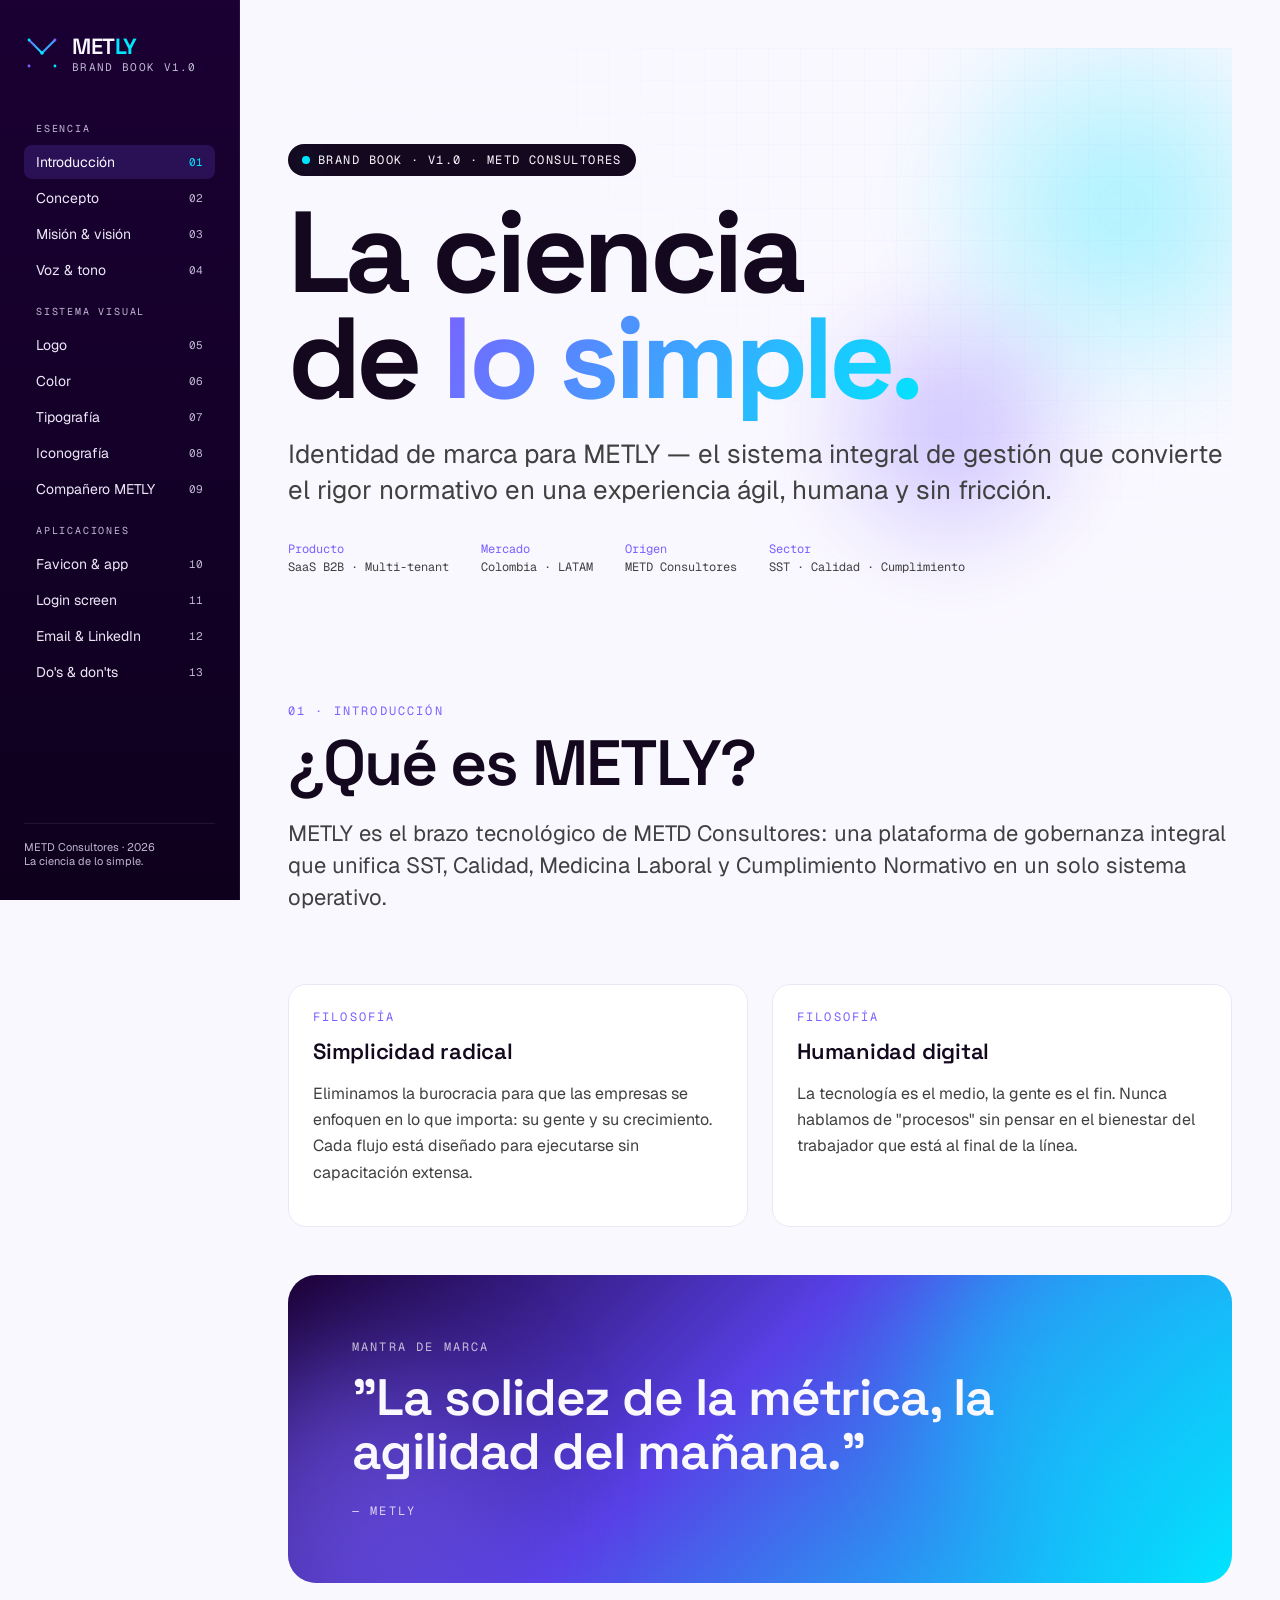
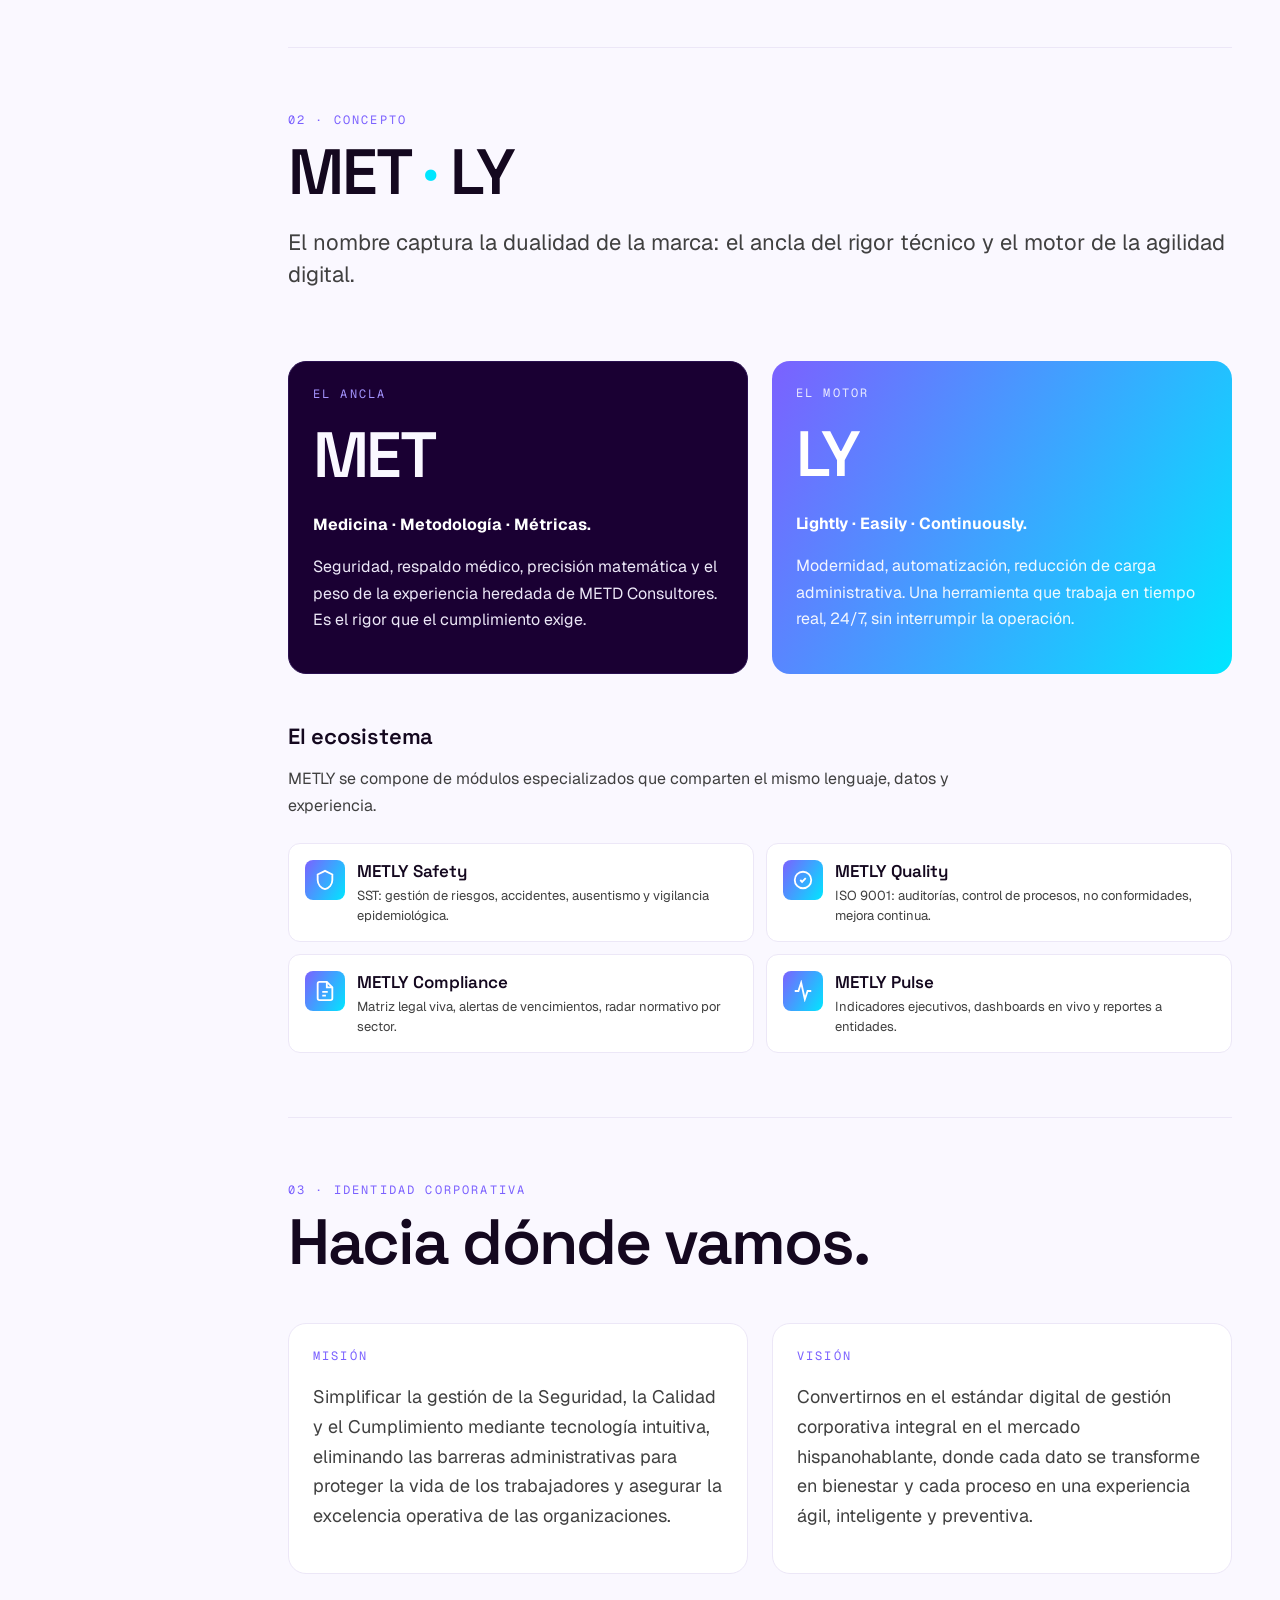
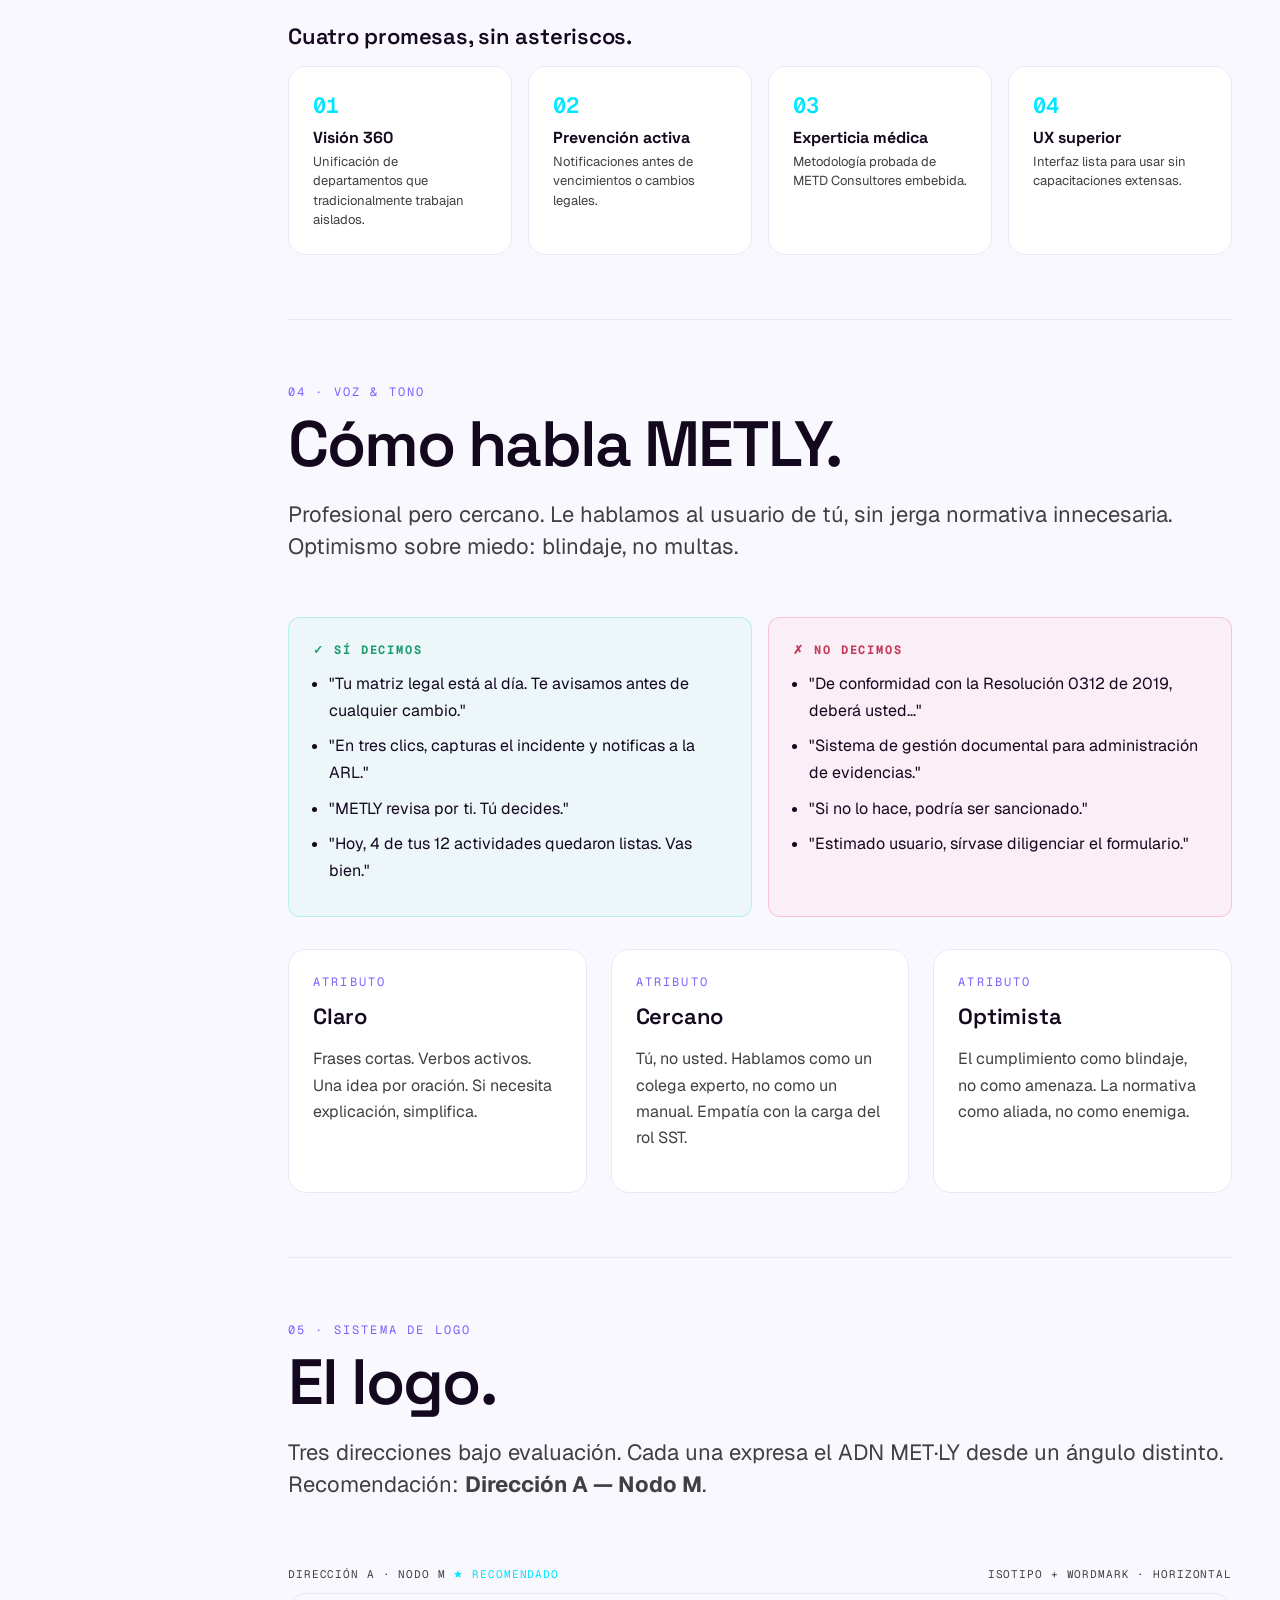
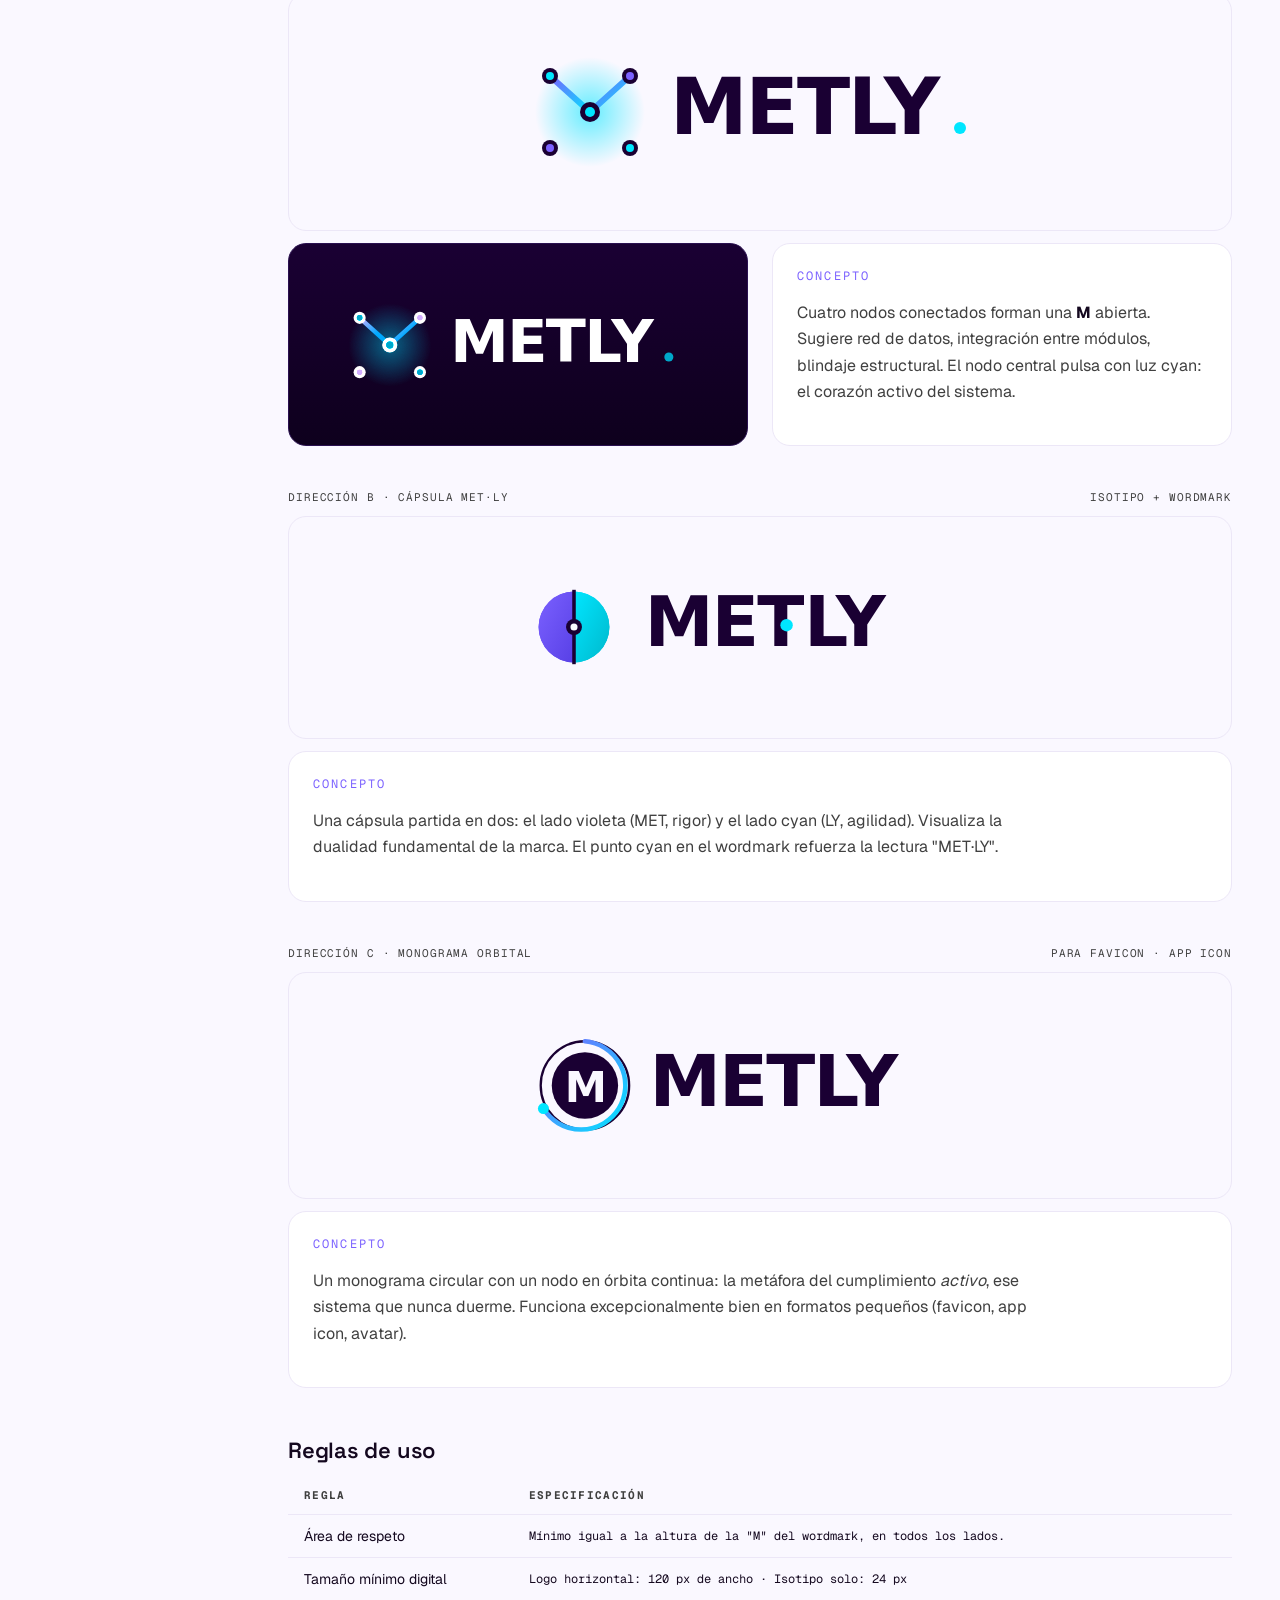
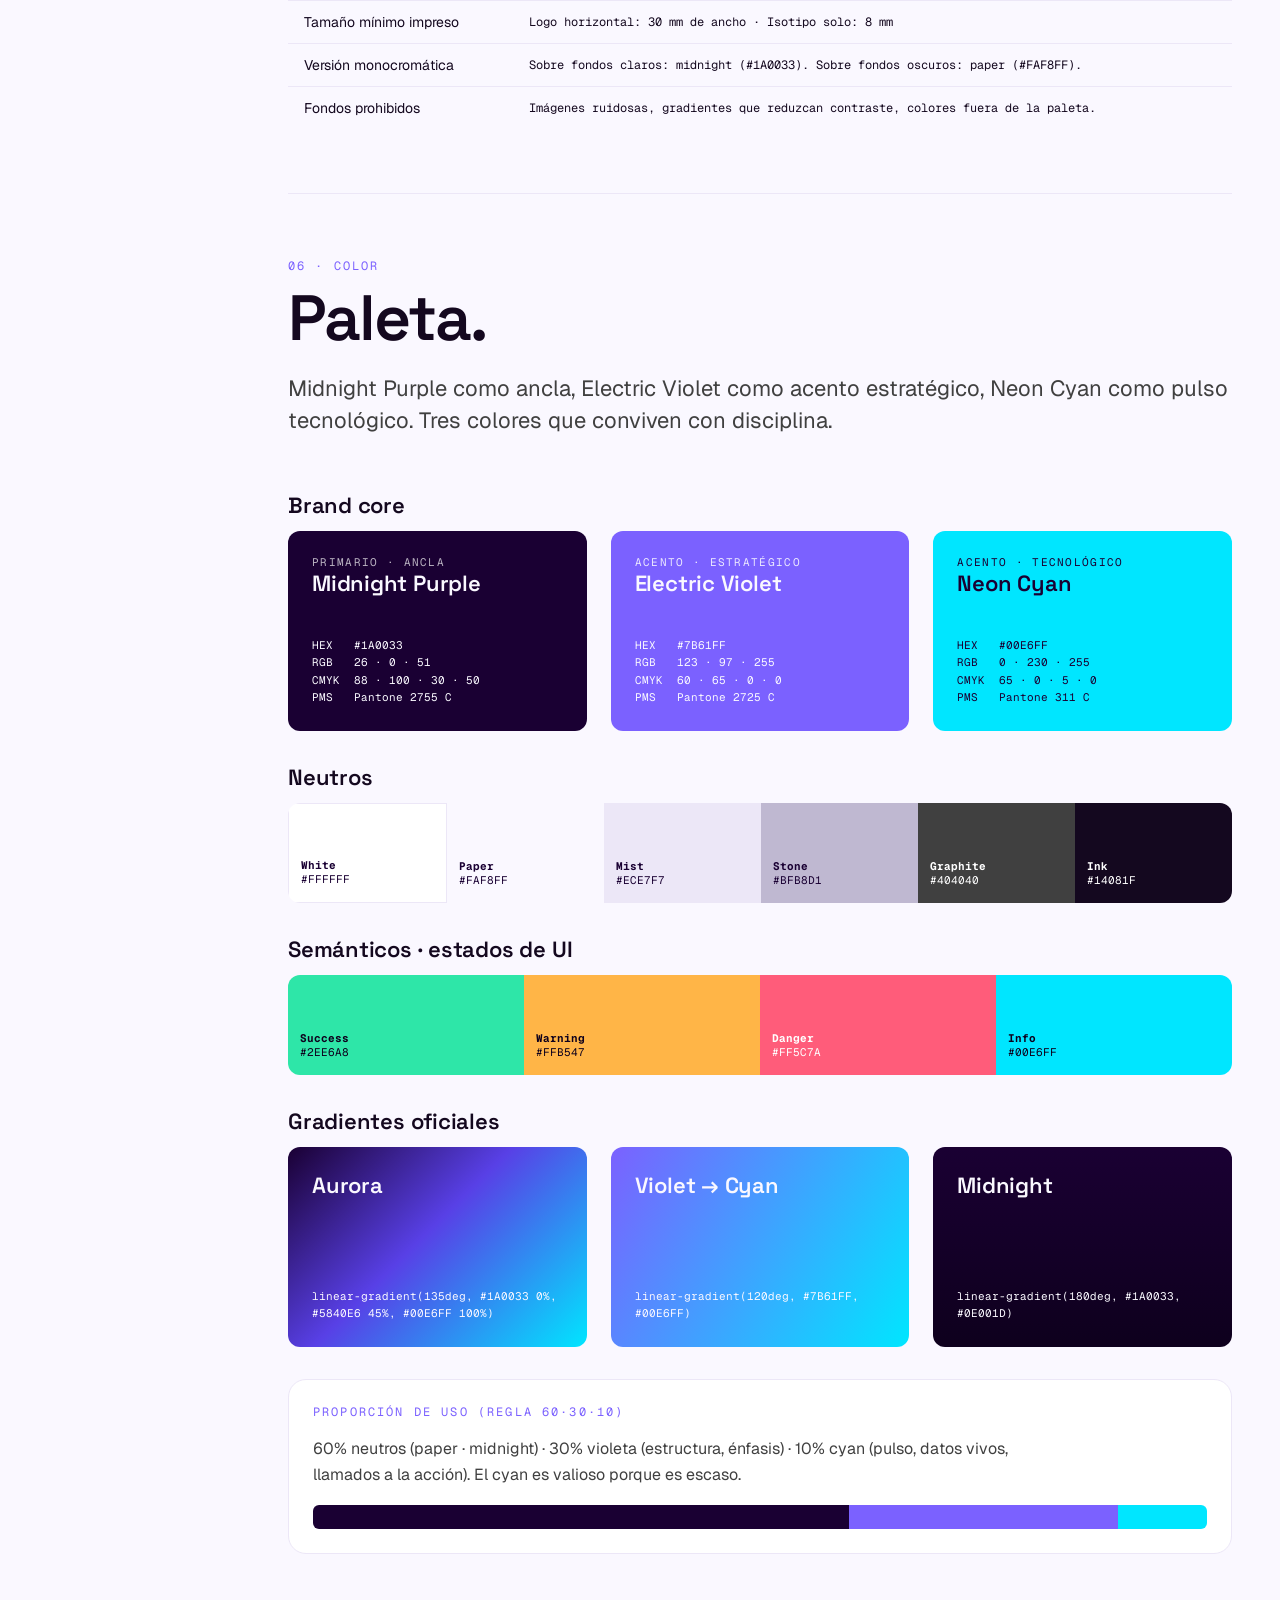
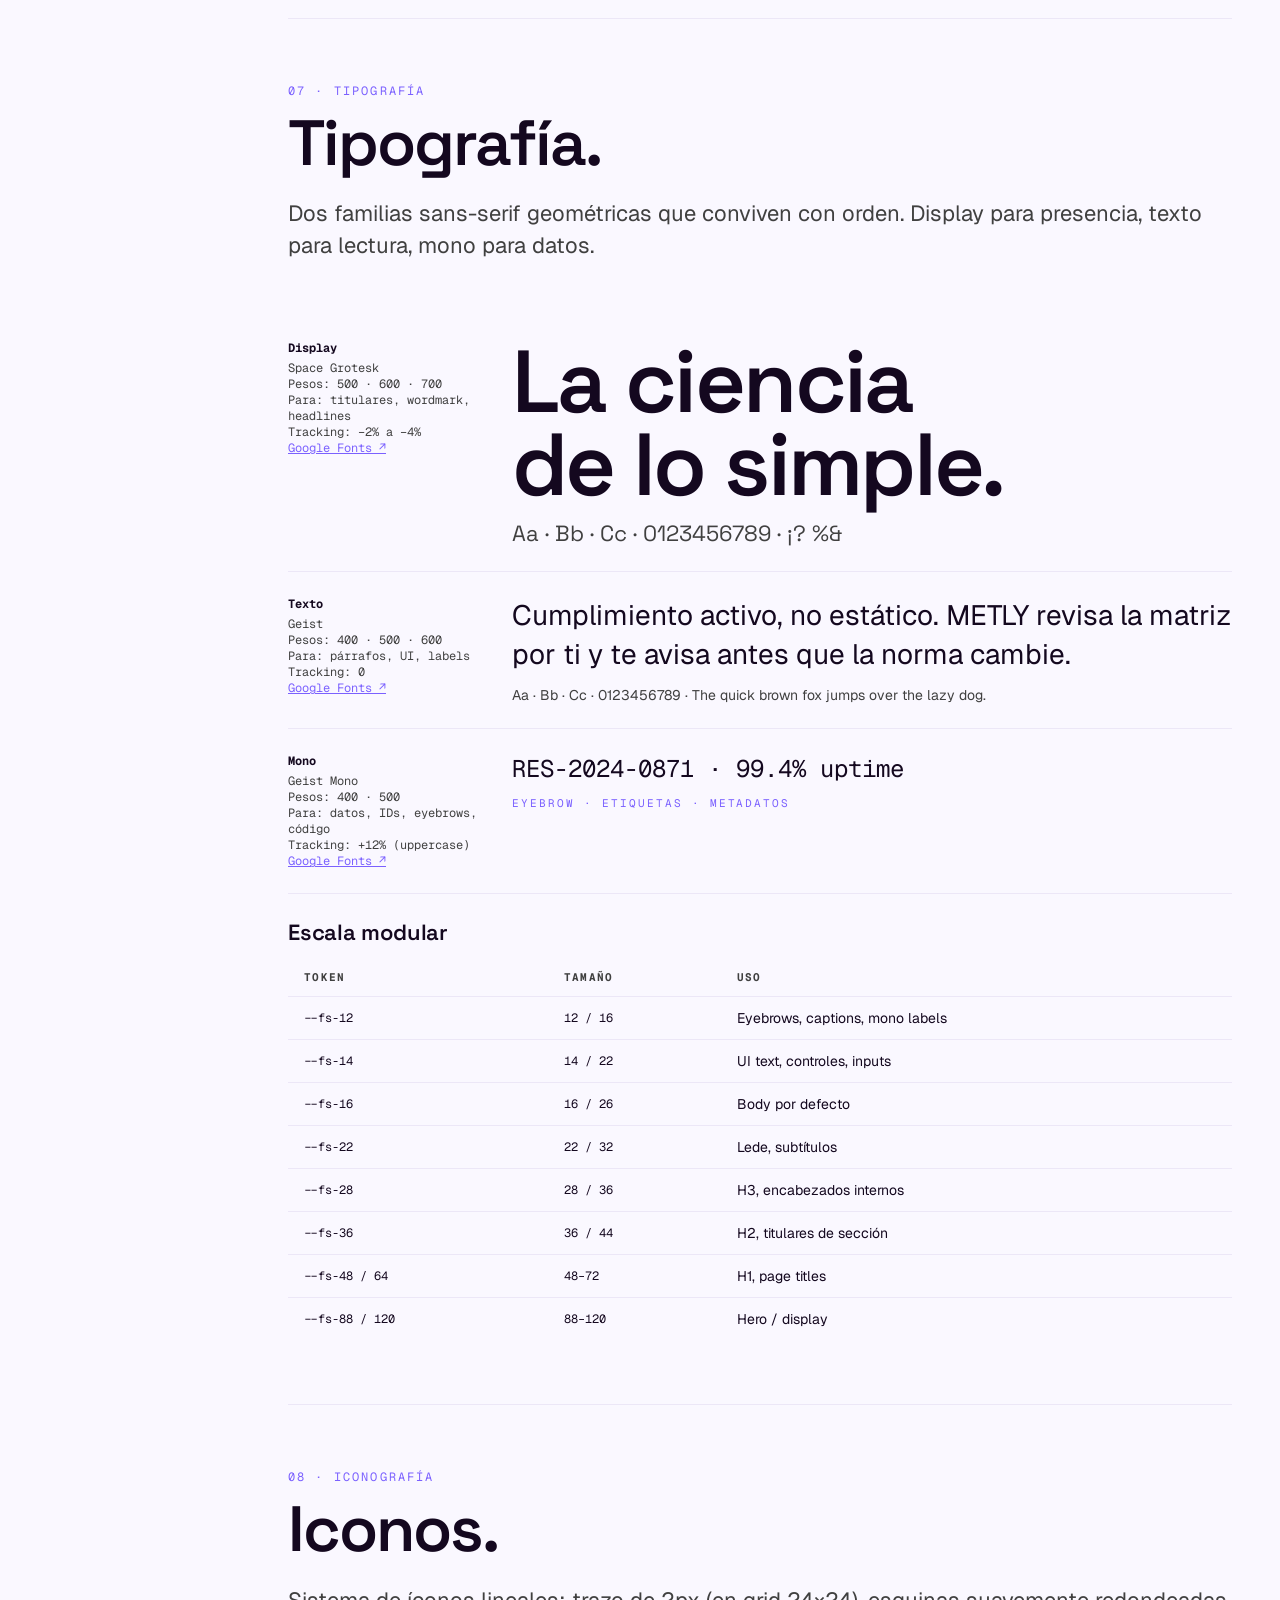
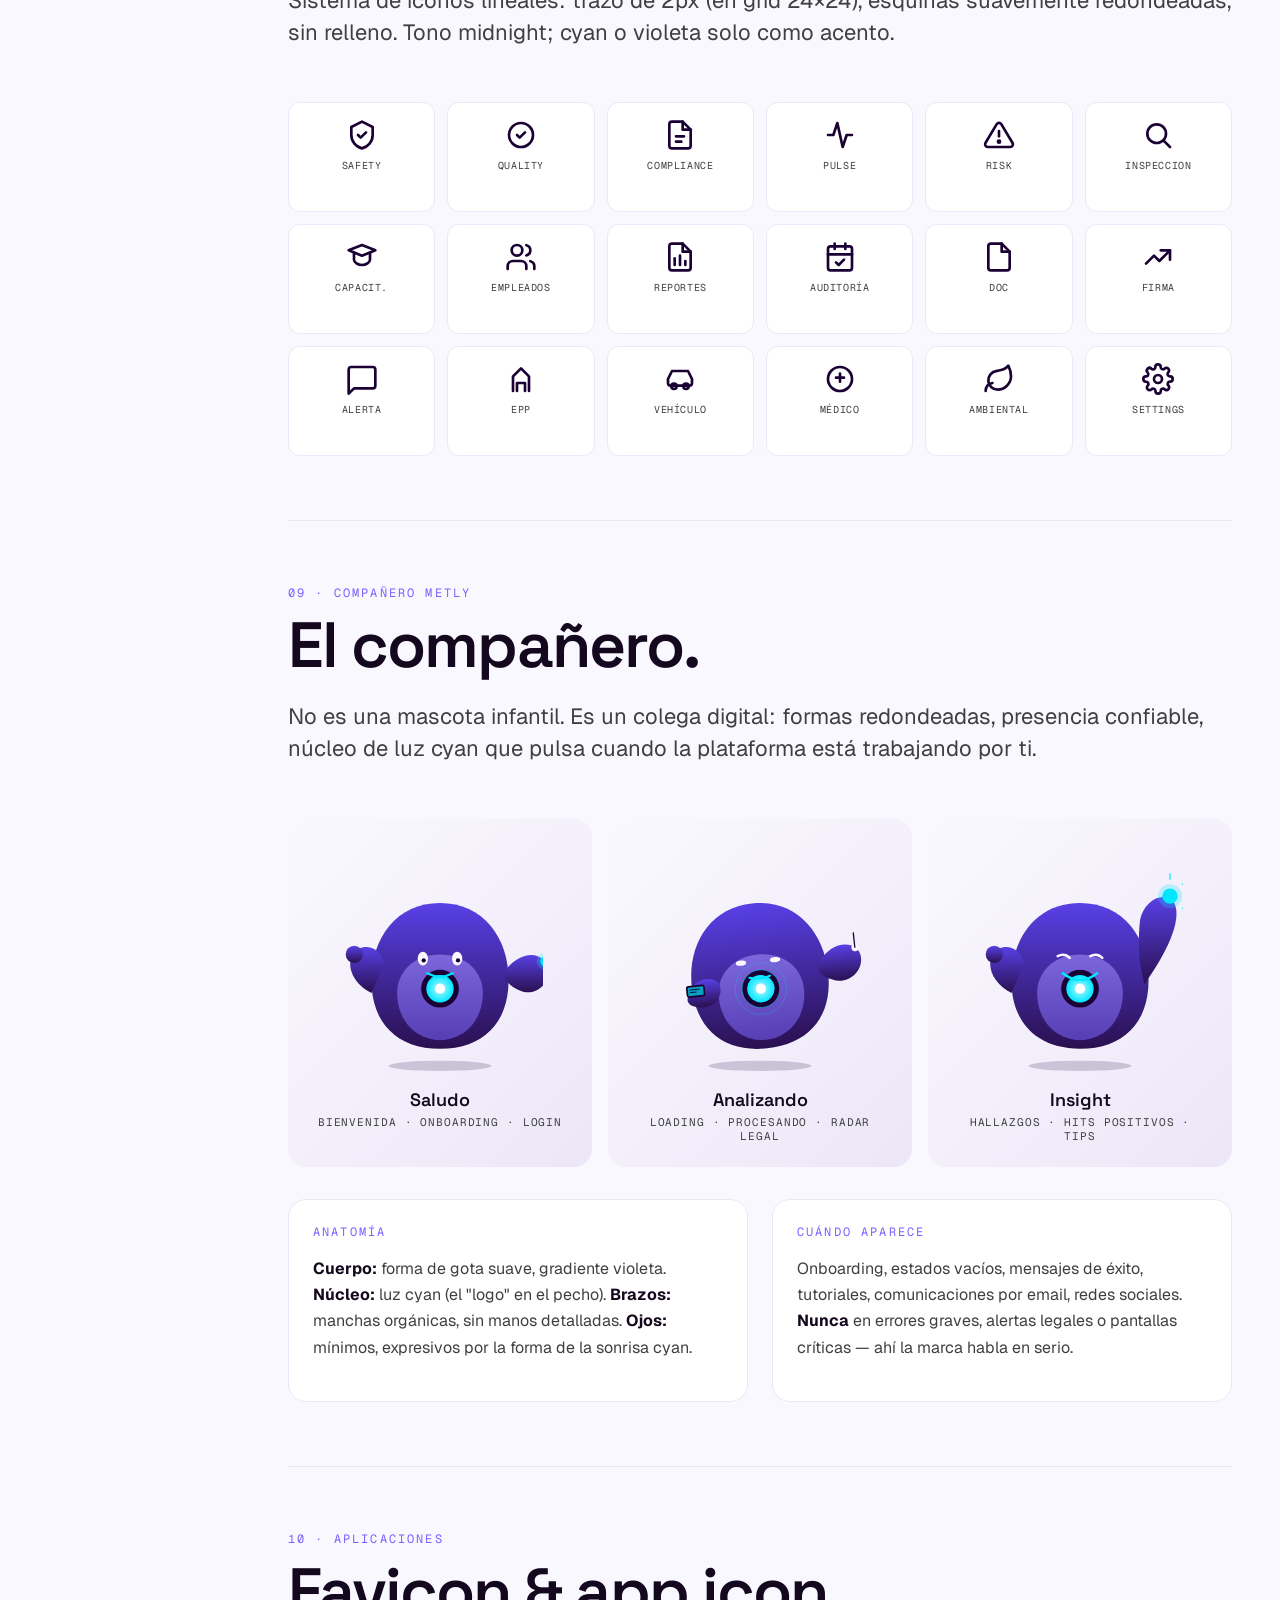
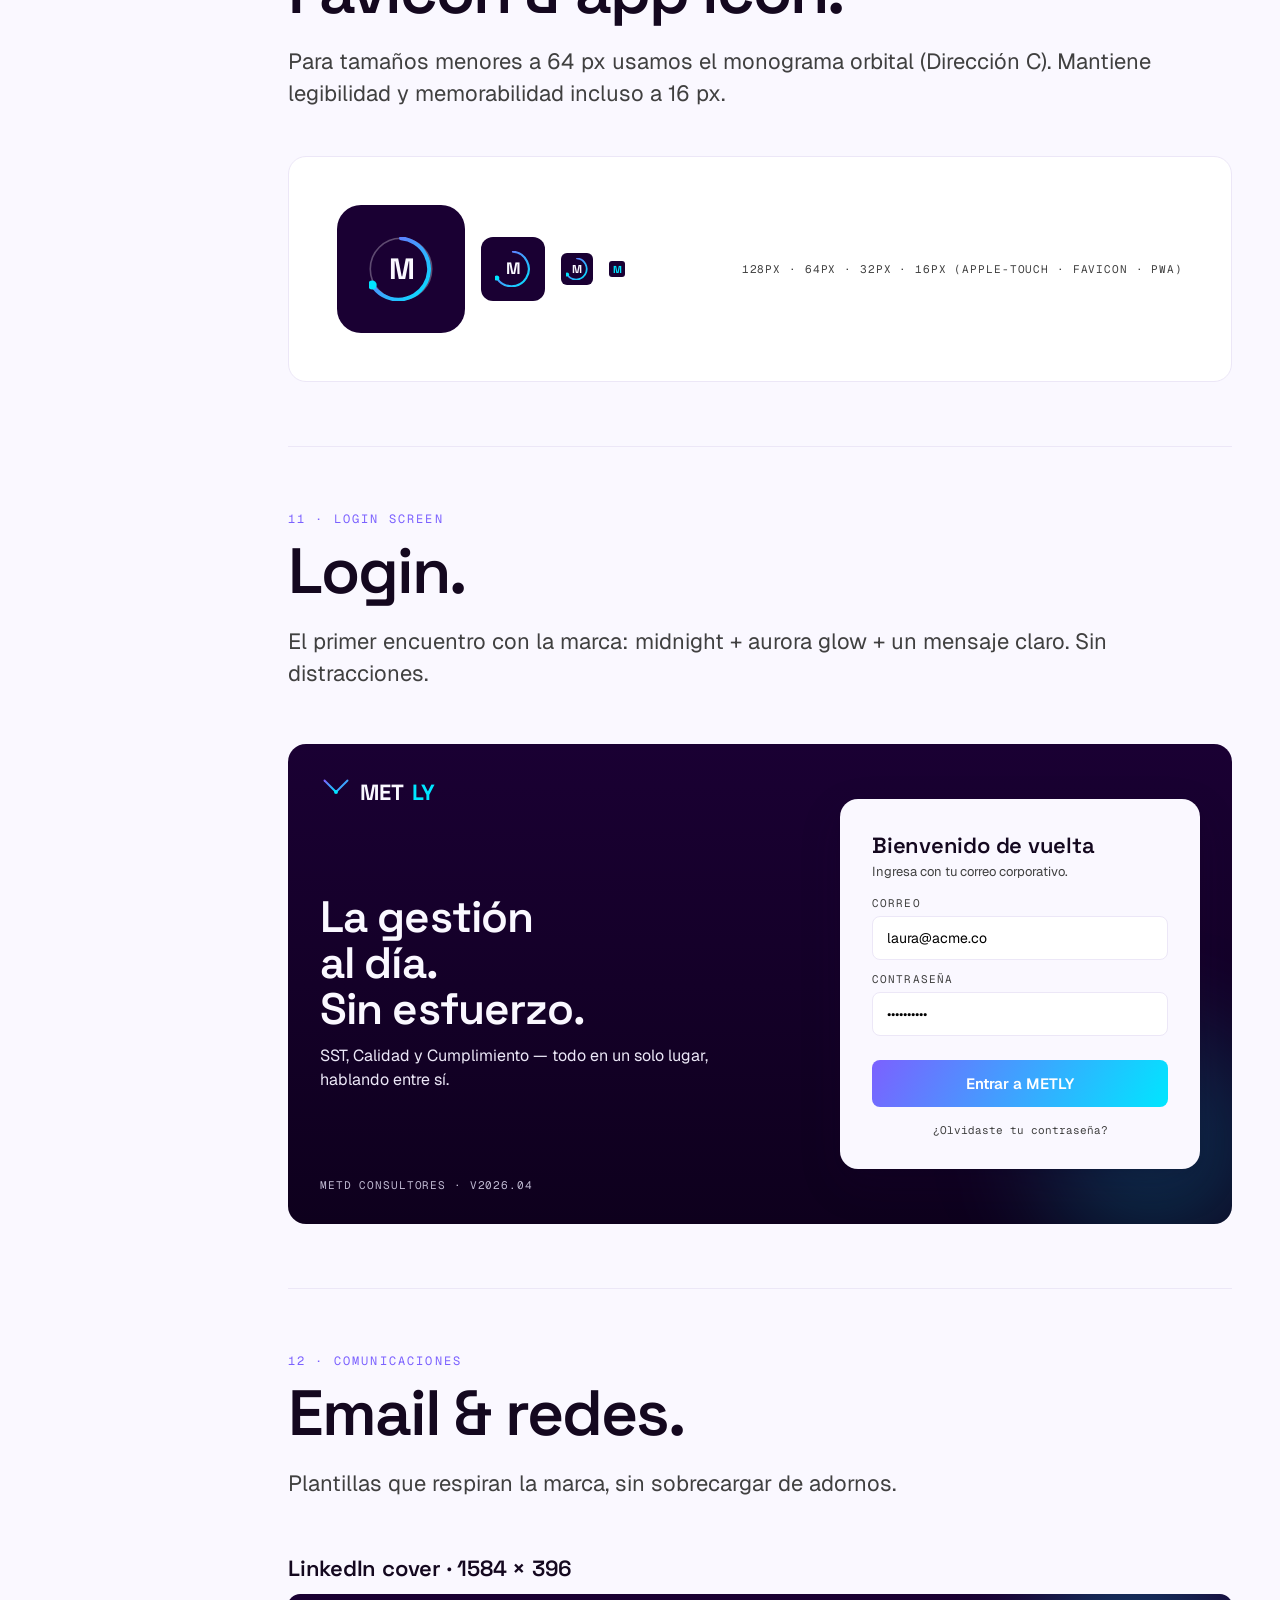
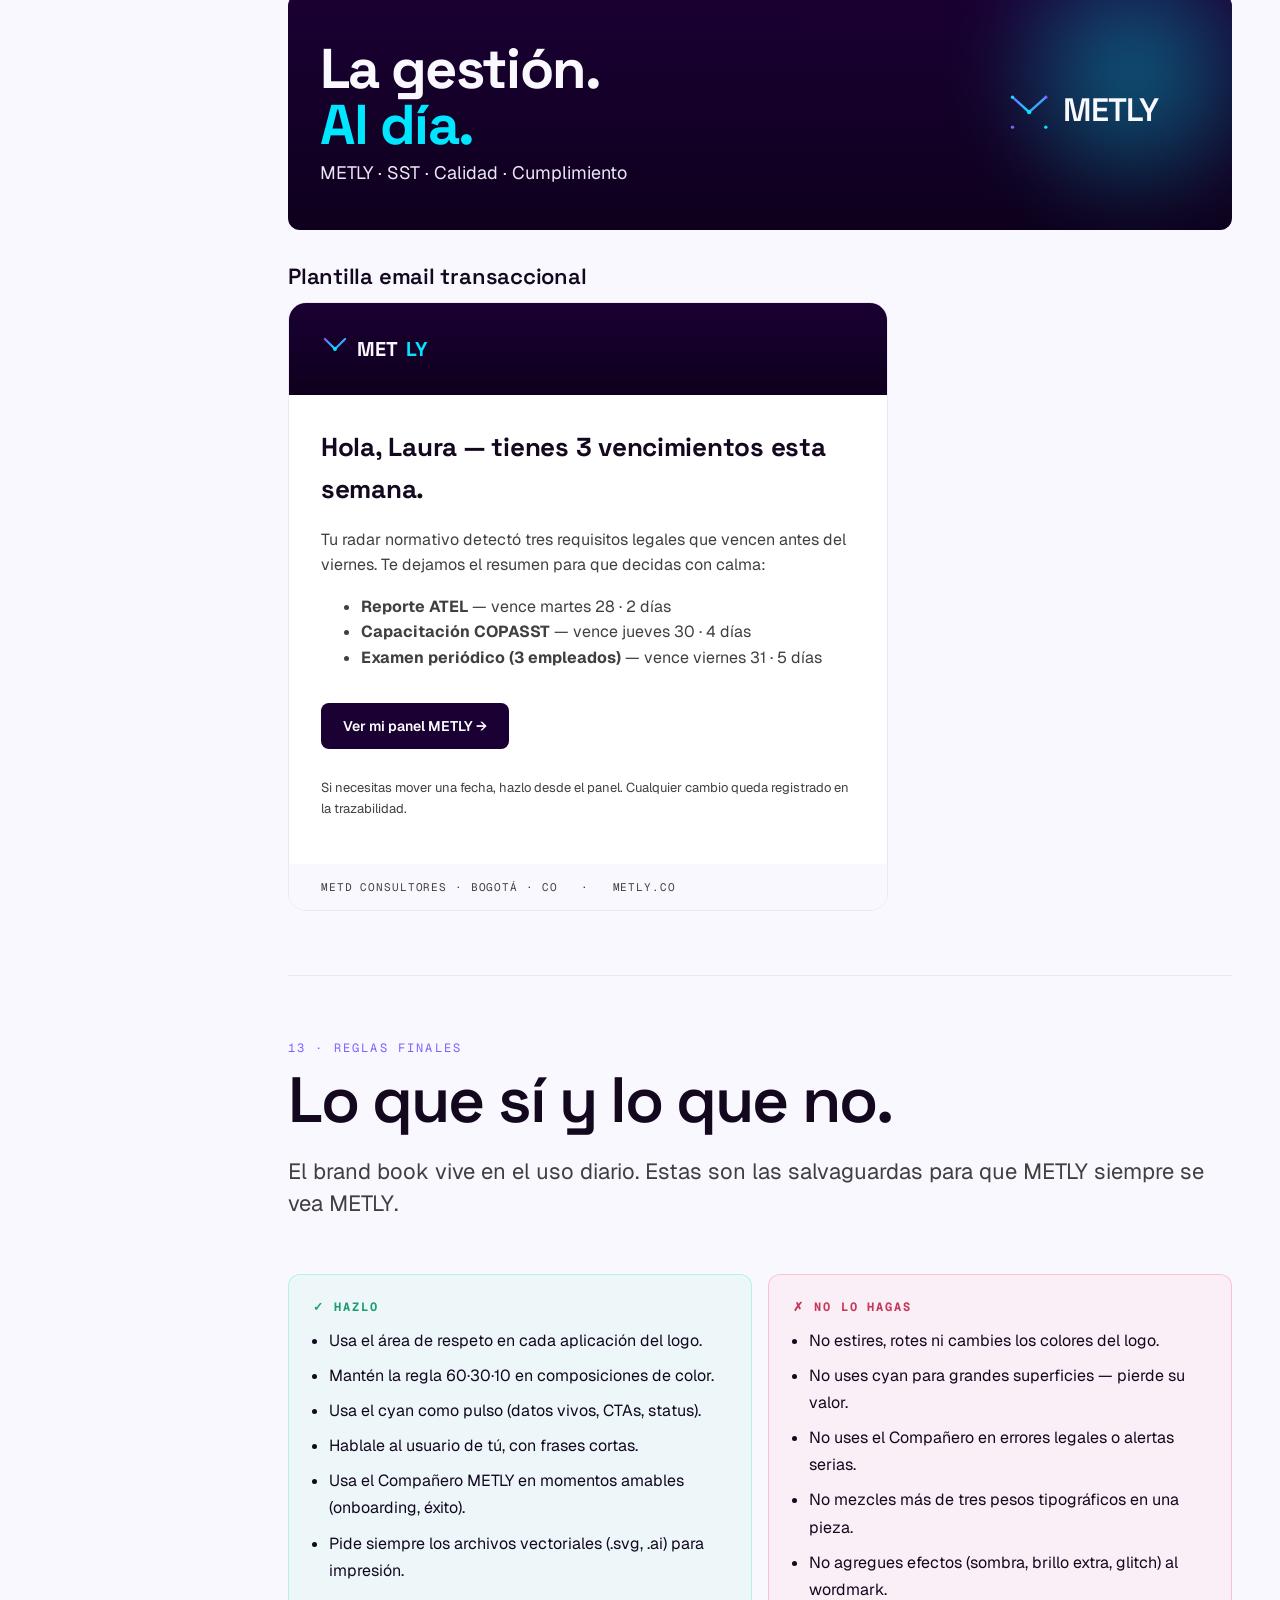
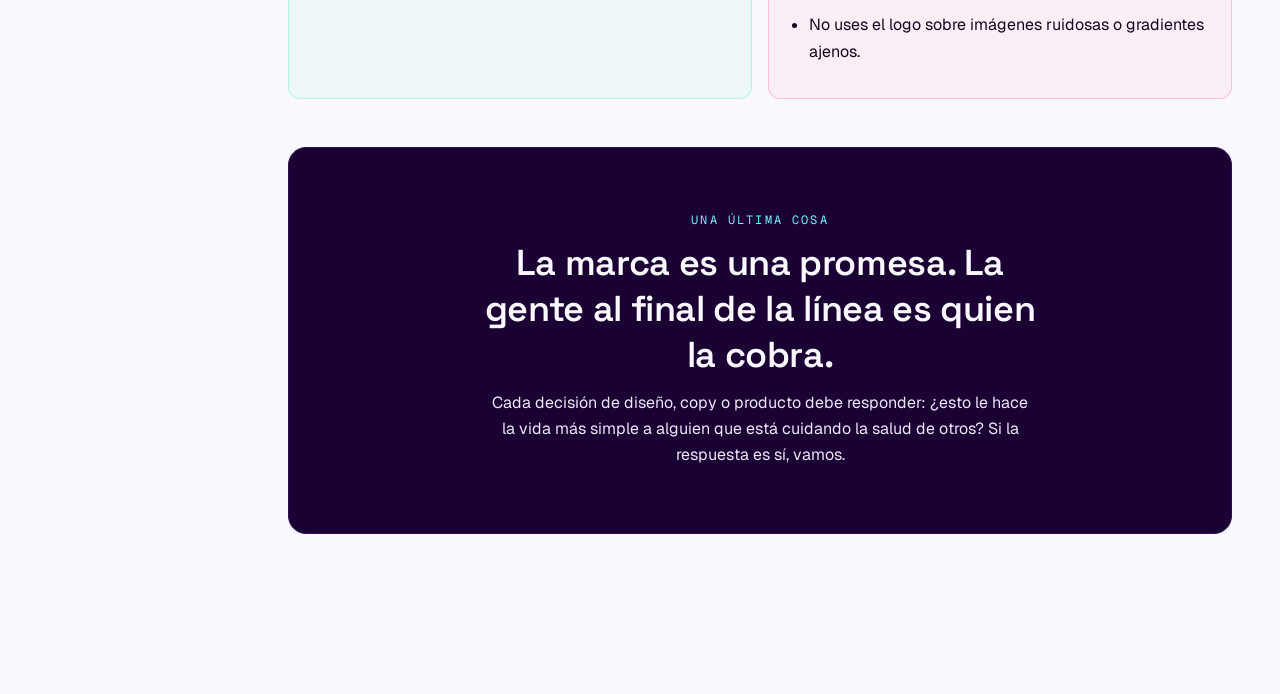
<file: index.html>
<!doctype html>
<html lang="es">
<head>
<meta charset="utf-8"/>
<meta name="viewport" content="width=device-width, initial-scale=1"/>
<title>METLY · Brand Book</title>
<link rel="preconnect" href="https://fonts.googleapis.com"/>
<link rel="preconnect" href="https://fonts.gstatic.com" crossorigin/>
<link href="https://fonts.googleapis.com/css2?family=Space+Grotesk:wght@400;500;600;700&family=Geist:wght@300;400;500;600;700&family=Geist+Mono:wght@400;500&display=swap" rel="stylesheet"/>
<link rel="stylesheet" href="brand/tokens.css"/>
<style>
/* ───────────── Layout ───────────── */
body { background: var(--metly-paper); }

.shell { display: grid; grid-template-columns: 240px 1fr; min-height: 100vh; }

/* ───────────── Sidebar ───────────── */
.side {
  position: sticky; top: 0; height: 100vh;
  background: var(--grad-midnight);
  color: var(--metly-paper);
  padding: var(--sp-6) var(--sp-5);
  display: flex; flex-direction: column; gap: var(--sp-6);
  border-right: 1px solid rgba(255,255,255,0.06);
}
.side-brand { display: flex; align-items: center; gap: var(--sp-3); }
.side-brand-mark { width: 36px; height: 36px; }
.side-brand-name {
  font-family: var(--metly-font-display); font-size: 22px; font-weight: 600;
  letter-spacing: -0.02em;
}
.side-brand-name b { color: var(--metly-cyan); font-weight: 700; }
.side-meta { font-family: var(--metly-font-mono); font-size: 11px; color: var(--metly-stone); letter-spacing: 0.12em; text-transform: uppercase; }
.nav { display: flex; flex-direction: column; gap: 2px; flex: 1; }
.nav-section { font-family: var(--metly-font-mono); font-size: 10px; letter-spacing: 0.18em; text-transform: uppercase; color: var(--metly-stone); margin: var(--sp-4) 0 var(--sp-2); padding: 0 var(--sp-3); }
.nav a {
  display: flex; align-items: center; justify-content: space-between;
  padding: 8px var(--sp-3); border-radius: var(--r-sm);
  color: var(--metly-mist); text-decoration: none;
  font-size: 14px; transition: background 0.15s, color 0.15s;
}
.nav a:hover { background: rgba(255,255,255,0.06); color: var(--metly-paper); }
.nav a .num { font-family: var(--metly-font-mono); font-size: 11px; color: var(--metly-stone); }
.nav a.active { background: rgba(123,97,255,0.18); color: var(--metly-paper); }
.nav a.active .num { color: var(--metly-cyan); }
.side-foot { font-size: 11px; color: var(--metly-stone); border-top: 1px solid rgba(255,255,255,0.08); padding-top: var(--sp-4); }

/* ───────────── Main ───────────── */
.main { padding: var(--sp-7) var(--sp-7) var(--sp-9); max-width: 1180px; }
section.chapter { padding: var(--sp-8) 0; border-bottom: 1px solid var(--metly-mist); scroll-margin-top: 20px; }
section.chapter:last-of-type { border-bottom: 0; }

.eyebrow { font-family: var(--metly-font-mono); font-size: 12px; text-transform: uppercase; letter-spacing: 0.18em; color: var(--metly-violet); margin-bottom: var(--sp-3); }
.h1 { font-family: var(--metly-font-display); font-size: clamp(40px, 5vw, 72px); font-weight: 600; line-height: 1.02; letter-spacing: -0.03em; margin: 0 0 var(--sp-4); color: var(--metly-ink); }
.h2 { font-family: var(--metly-font-display); font-size: 36px; font-weight: 600; letter-spacing: -0.02em; margin: 0 0 var(--sp-4); }
.h3 { font-family: var(--metly-font-display); font-size: 22px; font-weight: 600; letter-spacing: -0.01em; margin: 0 0 var(--sp-3); }
.lede { font-size: 22px; line-height: 1.45; color: var(--metly-graphite); max-width: 70ch; }
.body { font-size: 16px; line-height: 1.65; color: var(--metly-graphite); max-width: 68ch; }
.body p + p { margin-top: var(--sp-4); }
.body strong { color: var(--metly-ink); }

/* ───────────── Hero ───────────── */
.hero { position: relative; padding: var(--sp-9) 0 var(--sp-8); overflow: hidden; }
.hero-grid { position: absolute; inset: 0; opacity: 0.5; pointer-events: none;
  background-image:
    linear-gradient(rgba(123,97,255,0.06) 1px, transparent 1px),
    linear-gradient(90deg, rgba(123,97,255,0.06) 1px, transparent 1px);
  background-size: 32px 32px;
  mask-image: radial-gradient(ellipse at top right, black 30%, transparent 70%);
}
.hero-aurora { position: absolute; right: -150px; top: -100px; width: 520px; height: 520px;
  background: radial-gradient(circle, rgba(0,230,255,0.35), transparent 60%);
  filter: blur(40px); pointer-events: none;
}
.hero-aurora.b { right: 100px; top: 200px; width: 360px; height: 360px;
  background: radial-gradient(circle, rgba(123,97,255,0.4), transparent 60%);
}
.hero-content { position: relative; z-index: 1; }
.hero-tagline { display: inline-flex; align-items: center; gap: var(--sp-2);
  background: var(--metly-ink); color: var(--metly-paper);
  padding: 8px 14px; border-radius: var(--r-pill);
  font-family: var(--metly-font-mono); font-size: 12px; letter-spacing: 0.12em; text-transform: uppercase;
  margin-bottom: var(--sp-5);
}
.hero-tagline .dot { width: 8px; height: 8px; border-radius: 50%; background: var(--metly-cyan); box-shadow: var(--glow-cyan); }
.hero h1 { font-family: var(--metly-font-display); font-size: clamp(64px, 9vw, 132px); font-weight: 700; letter-spacing: -0.04em; line-height: 0.92; margin: 0 0 var(--sp-5); color: var(--metly-ink); }
.hero h1 em { font-style: normal; background: var(--grad-violet-cyan); -webkit-background-clip: text; background-clip: text; color: transparent; }
.hero-sub { font-size: 26px; line-height: 1.4; color: var(--metly-graphite); max-width: 60ch; margin: 0 0 var(--sp-6); }
.hero-meta { display: flex; gap: var(--sp-6); font-family: var(--metly-font-mono); font-size: 12px; color: var(--metly-graphite); flex-wrap: wrap; }
.hero-meta div span { display: block; color: var(--metly-violet); margin-bottom: 2px; }

/* ───────────── Cards & grids ───────────── */
.grid-2 { display: grid; grid-template-columns: 1fr 1fr; gap: var(--sp-5); }
.grid-3 { display: grid; grid-template-columns: repeat(3, 1fr); gap: var(--sp-5); }
.grid-4 { display: grid; grid-template-columns: repeat(4, 1fr); gap: var(--sp-4); }
@media (max-width: 900px) { .grid-2, .grid-3, .grid-4 { grid-template-columns: 1fr; } }

.card { background: white; border: 1px solid var(--metly-mist); border-radius: var(--r-lg); padding: var(--sp-5); }
.card.dark { background: var(--metly-midnight); color: var(--metly-paper); border-color: var(--metly-midnight-soft); }
.card.dark .h3 { color: var(--metly-paper); }
.card.dark .body { color: var(--metly-mist); }

/* ───────────── Color section ───────────── */
.swatch { border-radius: var(--r-md); padding: var(--sp-5); display: flex; flex-direction: column; justify-content: space-between; min-height: 200px; position: relative; overflow: hidden; }
.swatch .name { font-family: var(--metly-font-display); font-weight: 600; font-size: 22px; letter-spacing: -0.01em; }
.swatch .vals { font-family: var(--metly-font-mono); font-size: 11px; line-height: 1.6; }
.swatch.dark { color: var(--metly-paper); }
.swatch.light { color: var(--metly-ink); border: 1px solid var(--metly-mist); }

.color-row { display: flex; gap: 0; border-radius: var(--r-md); overflow: hidden; }
.color-row > div { flex: 1; padding: var(--sp-4) var(--sp-3); font-family: var(--metly-font-mono); font-size: 11px; min-height: 100px; display: flex; flex-direction: column; justify-content: flex-end; }

/* ───────────── Type section ───────────── */
.type-spec { display: grid; grid-template-columns: 200px 1fr; gap: var(--sp-5); padding: var(--sp-5) 0; border-bottom: 1px solid var(--metly-mist); }
.type-spec:last-child { border-bottom: 0; }
.type-spec .meta { font-family: var(--metly-font-mono); font-size: 12px; color: var(--metly-graphite); }
.type-spec .meta b { display: block; color: var(--metly-ink); margin-bottom: 4px; font-family: var(--metly-font-mono); }
.type-sample { color: var(--metly-ink); }
.type-sample.display { font-family: var(--metly-font-display); }
.type-sample.text { font-family: var(--metly-font-text); }
.type-sample.mono { font-family: var(--metly-font-mono); }

/* ───────────── Logo showcase ───────────── */
.logo-stage { background: var(--metly-paper); border: 1px solid var(--metly-mist); border-radius: var(--r-lg); padding: var(--sp-7); display: flex; align-items: center; justify-content: center; min-height: 200px; }
.logo-stage.dark { background: var(--grad-midnight); border-color: var(--metly-midnight-soft); }
.logo-stage svg { max-width: 100%; max-height: 120px; }
.logo-meta { padding: var(--sp-3) 0; display: flex; justify-content: space-between; font-family: var(--metly-font-mono); font-size: 11px; color: var(--metly-graphite); text-transform: uppercase; letter-spacing: 0.08em; }

/* ───────────── Mascot section ───────────── */
.mascot-grid { display: grid; grid-template-columns: repeat(3, 1fr); gap: var(--sp-4); }
.mascot-card { background: var(--grad-soft); border-radius: var(--r-lg); padding: var(--sp-5); text-align: center; }
.mascot-card.dark { background: var(--grad-midnight); color: var(--metly-paper); }
.mascot-card svg { height: 240px; margin: 0 auto var(--sp-4); }
.mascot-card .pose { font-family: var(--metly-font-display); font-weight: 600; font-size: 18px; }
.mascot-card .pose-sub { font-family: var(--metly-font-mono); font-size: 11px; color: var(--metly-graphite); margin-top: 4px; letter-spacing: 0.08em; text-transform: uppercase; }
.mascot-card.dark .pose-sub { color: var(--metly-stone); }

/* ───────────── Icons ───────────── */
.icon-grid { display: grid; grid-template-columns: repeat(6, 1fr); gap: var(--sp-3); }
.icon-tile { background: white; border: 1px solid var(--metly-mist); border-radius: var(--r-md); padding: var(--sp-4); display: flex; flex-direction: column; align-items: center; gap: var(--sp-2); min-height: 110px; }
.icon-tile svg { width: 32px; height: 32px; color: var(--metly-midnight); }
.icon-tile .lbl { font-family: var(--metly-font-mono); font-size: 10px; color: var(--metly-graphite); text-transform: uppercase; letter-spacing: 0.06em; text-align: center; }
@media (max-width: 900px) { .icon-grid { grid-template-columns: repeat(3, 1fr); } }

/* ───────────── Voice & rules ───────────── */
.do-dont { display: grid; grid-template-columns: 1fr 1fr; gap: var(--sp-4); }
.do-dont .col { padding: var(--sp-5); border-radius: var(--r-md); border: 1px solid var(--metly-mist); }
.do-dont .col.do { background: rgba(46,230,168,0.06); border-color: rgba(46,230,168,0.3); }
.do-dont .col.dont { background: rgba(255,92,122,0.06); border-color: rgba(255,92,122,0.3); }
.do-dont .col h4 { font-family: var(--metly-font-mono); font-size: 12px; text-transform: uppercase; letter-spacing: 0.16em; margin: 0 0 var(--sp-3); }
.do-dont .col.do h4 { color: #1f9d6f; }
.do-dont .col.dont h4 { color: #c63a59; }
.do-dont ul { padding-left: var(--sp-4); margin: 0; line-height: 1.7; }
.do-dont li { margin-bottom: var(--sp-2); }

/* ───────────── Apps ───────────── */
.app-mock { background: white; border-radius: var(--r-lg); border: 1px solid var(--metly-mist); overflow: hidden; }
.favicon-row { display: flex; gap: var(--sp-4); align-items: center; padding: var(--sp-5); }
.favicon { background: var(--metly-midnight); border-radius: var(--r-md); display: flex; align-items: center; justify-content: center; flex-shrink: 0; }
.favicon.f16 { width: 16px; height: 16px; border-radius: 3px; }
.favicon.f32 { width: 32px; height: 32px; border-radius: 6px; }
.favicon.f64 { width: 64px; height: 64px; border-radius: 12px; }
.favicon.f128 { width: 128px; height: 128px; border-radius: 24px; }
.favicon.f128 .ico-mark { width: 64px; height: 64px; }
.favicon.f64 .ico-mark { width: 36px; height: 36px; }
.favicon.f32 .ico-mark { width: 22px; height: 22px; }
.favicon.f16 .ico-mark { width: 11px; height: 11px; }

/* Login mock */
.login-mock { background: var(--grad-midnight); padding: var(--sp-6); border-radius: var(--r-lg); position: relative; overflow: hidden; min-height: 480px; display: grid; grid-template-columns: 1fr 360px; gap: var(--sp-6); }
.login-mock::before { content: ""; position: absolute; right: -120px; bottom: -120px; width: 400px; height: 400px; background: radial-gradient(circle, rgba(0,230,255,0.25), transparent 60%); filter: blur(40px); }
.login-side { color: var(--metly-paper); position: relative; z-index: 1; display: flex; flex-direction: column; justify-content: space-between; }
.login-side .lm-mark { display: flex; align-items: center; gap: var(--sp-2); font-family: var(--metly-font-display); font-size: 22px; font-weight: 700; }
.login-side .lm-mark b { color: var(--metly-cyan); }
.login-side h2 { font-family: var(--metly-font-display); font-size: 44px; font-weight: 600; line-height: 1.05; letter-spacing: -0.02em; margin: 0 0 var(--sp-3); }
.login-side p { color: var(--metly-mist); font-size: 16px; line-height: 1.5; max-width: 38ch; margin: 0; }
.login-side .lm-foot { font-family: var(--metly-font-mono); font-size: 11px; color: var(--metly-stone); letter-spacing: 0.08em; text-transform: uppercase; }
.login-card { background: var(--metly-paper); border-radius: var(--r-lg); padding: var(--sp-6); position: relative; z-index: 1; align-self: center; box-shadow: var(--shadow-lg); }
.login-card label { display: block; font-family: var(--metly-font-mono); font-size: 11px; text-transform: uppercase; letter-spacing: 0.1em; color: var(--metly-graphite); margin-bottom: 6px; margin-top: var(--sp-3); }
.login-card input { width: 100%; padding: 12px 14px; border-radius: var(--r-sm); border: 1px solid var(--metly-mist); font-family: var(--metly-font-text); font-size: 14px; background: white; }
.login-card input:focus { outline: 2px solid var(--metly-violet); outline-offset: 1px; }
.login-card .btn { width: 100%; padding: 14px; border-radius: var(--r-sm); border: 0; background: var(--grad-violet-cyan); color: white; font-family: var(--metly-font-text); font-weight: 600; font-size: 15px; margin-top: var(--sp-5); cursor: pointer; }
.login-card .h { font-family: var(--metly-font-display); font-size: 22px; font-weight: 600; margin: 0; letter-spacing: -0.01em; }
.login-card .h-sub { font-size: 13px; color: var(--metly-graphite); margin: 4px 0 var(--sp-4); }

/* LinkedIn cover */
.li-cover { aspect-ratio: 4/1; border-radius: var(--r-md); background: var(--grad-midnight); position: relative; overflow: hidden; padding: var(--sp-6); display: flex; align-items: center; justify-content: space-between; color: var(--metly-paper); }
.li-cover::before { content: ""; position: absolute; right: -80px; top: -100px; width: 360px; height: 360px; background: radial-gradient(circle, rgba(0,230,255,0.4), transparent 60%); filter: blur(30px); }
.li-cover .li-text { position: relative; z-index: 1; }
.li-cover .li-text h3 { font-family: var(--metly-font-display); font-size: 56px; font-weight: 700; letter-spacing: -0.03em; line-height: 1; margin: 0 0 var(--sp-2); }
.li-cover .li-text h3 em { font-style: normal; color: var(--metly-cyan); }
.li-cover .li-text p { font-size: 18px; color: var(--metly-mist); margin: 0; }
.li-cover .li-mark { position: relative; z-index: 1; }
.li-cover .li-mark svg { width: 200px; }

/* Email mock */
.email-mock { background: white; border-radius: var(--r-lg); border: 1px solid var(--metly-mist); overflow: hidden; max-width: 600px; }
.email-mock .em-head { background: var(--grad-midnight); padding: var(--sp-6); color: var(--metly-paper); }
.em-head .lm-mark { display: flex; align-items: center; gap: var(--sp-2); font-family: var(--metly-font-display); font-weight: 700; font-size: 20px; }
.em-head .lm-mark b { color: var(--metly-cyan); }
.email-mock .em-body { padding: var(--sp-6); color: var(--metly-graphite); line-height: 1.6; }
.email-mock .em-body h3 { font-family: var(--metly-font-display); font-size: 26px; color: var(--metly-ink); margin: 0 0 var(--sp-3); letter-spacing: -0.01em; }
.email-mock .em-cta { display: inline-block; background: var(--metly-midnight); color: white; padding: 12px 22px; border-radius: var(--r-sm); text-decoration: none; font-family: var(--metly-font-text); font-weight: 600; font-size: 14px; margin: var(--sp-4) 0; }
.email-mock .em-foot { padding: var(--sp-4) var(--sp-6); background: var(--metly-paper); font-family: var(--metly-font-mono); font-size: 11px; color: var(--metly-graphite); text-transform: uppercase; letter-spacing: 0.08em; }

/* TOC scroll-spy active */
@media (max-width: 900px) {
  .shell { grid-template-columns: 1fr; }
  .side { position: static; height: auto; }
  .main { padding: var(--sp-5); }
}

/* Mantra */
.mantra { background: var(--grad-aurora); color: var(--metly-paper); border-radius: var(--r-xl); padding: var(--sp-8); position: relative; overflow: hidden; }
.mantra::before, .mantra::after { content: ""; position: absolute; border-radius: 50%; filter: blur(60px); }
.mantra::before { width: 400px; height: 400px; background: rgba(0,230,255,0.4); right: -100px; top: -100px; }
.mantra::after { width: 300px; height: 300px; background: rgba(123,97,255,0.5); left: -80px; bottom: -80px; }
.mantra-inner { position: relative; z-index: 1; }
.mantra blockquote { font-family: var(--metly-font-display); font-size: clamp(36px, 4vw, 56px); font-weight: 600; letter-spacing: -0.02em; line-height: 1.05; margin: 0; max-width: 22ch; }
.mantra cite { font-family: var(--metly-font-mono); font-size: 12px; letter-spacing: 0.18em; text-transform: uppercase; opacity: 0.8; margin-top: var(--sp-5); display: block; font-style: normal; }

/* Module pills */
.module-list { display: grid; grid-template-columns: repeat(2,1fr); gap: var(--sp-3); }
.module { background: white; border: 1px solid var(--metly-mist); border-radius: var(--r-md); padding: var(--sp-4); display: flex; gap: var(--sp-3); align-items: flex-start; }
.module-ico { width: 40px; height: 40px; border-radius: var(--r-sm); display: flex; align-items: center; justify-content: center; background: var(--grad-violet-cyan); color: white; flex-shrink: 0; }
.module-ico svg { width: 22px; height: 22px; }
.module h4 { margin: 0 0 4px; font-family: var(--metly-font-display); font-size: 17px; font-weight: 600; }
.module p { margin: 0; font-size: 13px; color: var(--metly-graphite); line-height: 1.5; }

/* Spec table */
.spec-table { width: 100%; border-collapse: collapse; font-size: 14px; }
.spec-table th, .spec-table td { padding: var(--sp-3) var(--sp-4); text-align: left; border-bottom: 1px solid var(--metly-mist); }
.spec-table th { font-family: var(--metly-font-mono); font-size: 11px; text-transform: uppercase; letter-spacing: 0.12em; color: var(--metly-graphite); }
.spec-table td.mono { font-family: var(--metly-font-mono); font-size: 12px; }
.spec-table tr:last-child td { border-bottom: 0; }

</style>
</head>
<body>

<div class="shell">

  <!-- ─────────────── Sidebar nav ─────────────── -->
  <aside class="side">
    <div class="side-brand">
      <svg class="side-brand-mark" viewBox="0 0 100 100">
        <defs>
          <linearGradient id="sb" x1="0" y1="0" x2="1" y2="1">
            <stop offset="0%" stop-color="#7B61FF"/>
            <stop offset="100%" stop-color="#00E6FF"/>
          </linearGradient>
        </defs>
        <g stroke="url(#sb)" stroke-width="6" stroke-linecap="round" fill="none">
          <line x1="14" y1="86" x2="14" y2="14"/>
          <line x1="14" y1="14" x2="50" y2="50"/>
          <line x1="50" y1="50" x2="86" y2="14"/>
          <line x1="86" y1="14" x2="86" y2="86"/>
        </g>
        <circle cx="14" cy="14" r="4" fill="#00E6FF"/>
        <circle cx="86" cy="14" r="4" fill="#7B61FF"/>
        <circle cx="50" cy="50" r="5" fill="#00E6FF"/>
        <circle cx="14" cy="86" r="4" fill="#7B61FF"/>
        <circle cx="86" cy="86" r="4" fill="#00E6FF"/>
      </svg>
      <div>
        <div class="side-brand-name">MET<b>LY</b></div>
        <div class="side-meta">Brand book v1.0</div>
      </div>
    </div>

    <nav class="nav">
      <div class="nav-section">Esencia</div>
      <a href="#intro"><span>Introducción</span><span class="num">01</span></a>
      <a href="#concepto"><span>Concepto</span><span class="num">02</span></a>
      <a href="#mision"><span>Misión &amp; visión</span><span class="num">03</span></a>
      <a href="#tono"><span>Voz &amp; tono</span><span class="num">04</span></a>

      <div class="nav-section">Sistema visual</div>
      <a href="#logo"><span>Logo</span><span class="num">05</span></a>
      <a href="#color"><span>Color</span><span class="num">06</span></a>
      <a href="#tipografia"><span>Tipografía</span><span class="num">07</span></a>
      <a href="#iconos"><span>Iconografía</span><span class="num">08</span></a>
      <a href="#mascota"><span>Compañero METLY</span><span class="num">09</span></a>

      <div class="nav-section">Aplicaciones</div>
      <a href="#aplicaciones"><span>Favicon &amp; app</span><span class="num">10</span></a>
      <a href="#login"><span>Login screen</span><span class="num">11</span></a>
      <a href="#email"><span>Email &amp; LinkedIn</span><span class="num">12</span></a>
      <a href="#reglas"><span>Do's &amp; don'ts</span><span class="num">13</span></a>
    </nav>

    <div class="side-foot">
      METD Consultores · 2026<br/>
      La ciencia de lo simple.
    </div>
  </aside>

  <!-- ─────────────── Main content ─────────────── -->
  <main class="main">

    <!-- Hero -->
    <section class="hero">
      <div class="hero-grid"></div>
      <div class="hero-aurora"></div>
      <div class="hero-aurora b"></div>
      <div class="hero-content">
        <div class="hero-tagline"><span class="dot"></span>Brand book · v1.0 · METD Consultores</div>
        <h1>La ciencia<br/>de <em>lo simple.</em></h1>
        <p class="hero-sub">Identidad de marca para METLY — el sistema integral de gestión que convierte el rigor normativo en una experiencia ágil, humana y sin fricción.</p>
        <div class="hero-meta">
          <div><span>Producto</span>SaaS B2B · Multi-tenant</div>
          <div><span>Mercado</span>Colombia · LATAM</div>
          <div><span>Origen</span>METD Consultores</div>
          <div><span>Sector</span>SST · Calidad · Cumplimiento</div>
        </div>
      </div>
    </section>

    <!-- 01 Intro -->
    <section class="chapter" id="intro">
      <div class="eyebrow">01 · Introducción</div>
      <h2 class="h1">¿Qué es METLY?</h2>
      <p class="lede">METLY es el brazo tecnológico de METD Consultores: una plataforma de gobernanza integral que unifica SST, Calidad, Medicina Laboral y Cumplimiento Normativo en un solo sistema operativo.</p>

      <div style="height: var(--sp-7);"></div>

      <div class="grid-2">
        <div class="card">
          <div class="eyebrow">Filosofía</div>
          <h3 class="h3">Simplicidad radical</h3>
          <p class="body">Eliminamos la burocracia para que las empresas se enfoquen en lo que importa: su gente y su crecimiento. Cada flujo está diseñado para ejecutarse sin capacitación extensa.</p>
        </div>
        <div class="card">
          <div class="eyebrow">Filosofía</div>
          <h3 class="h3">Humanidad digital</h3>
          <p class="body">La tecnología es el medio, la gente es el fin. Nunca hablamos de "procesos" sin pensar en el bienestar del trabajador que está al final de la línea.</p>
        </div>
      </div>

      <div style="height: var(--sp-7);"></div>

      <div class="mantra">
        <div class="mantra-inner">
          <div class="eyebrow" style="color: rgba(255,255,255,0.7); margin-bottom: var(--sp-4);">Mantra de marca</div>
          <blockquote>"La solidez de la métrica, la agilidad del mañana."</blockquote>
          <cite>— METLY</cite>
        </div>
      </div>
    </section>

    <!-- 02 Concepto -->
    <section class="chapter" id="concepto">
      <div class="eyebrow">02 · Concepto</div>
      <h2 class="h1">MET <span style="color: var(--metly-cyan);">·</span> LY</h2>
      <p class="lede">El nombre captura la dualidad de la marca: el ancla del rigor técnico y el motor de la agilidad digital.</p>

      <div style="height: var(--sp-7);"></div>

      <div class="grid-2">
        <div class="card dark">
          <div class="eyebrow" style="color: var(--metly-violet-soft);">El ancla</div>
          <h3 class="h3" style="font-size: 64px; letter-spacing: -0.04em;">MET</h3>
          <p class="body" style="color: var(--metly-mist);"><strong style="color: white;">Medicina · Metodología · Métricas.</strong></p>
          <p class="body" style="color: var(--metly-mist);">Seguridad, respaldo médico, precisión matemática y el peso de la experiencia heredada de METD Consultores. Es el rigor que el cumplimiento exige.</p>
        </div>
        <div class="card" style="background: var(--grad-violet-cyan); color: white; border: none;">
          <div class="eyebrow" style="color: rgba(255,255,255,0.85);">El motor</div>
          <h3 class="h3" style="font-size: 64px; letter-spacing: -0.04em; color: white;">LY</h3>
          <p class="body" style="color: rgba(255,255,255,0.92);"><strong style="color: white;">Lightly · Easily · Continuously.</strong></p>
          <p class="body" style="color: rgba(255,255,255,0.92);">Modernidad, automatización, reducción de carga administrativa. Una herramienta que trabaja en tiempo real, 24/7, sin interrumpir la operación.</p>
        </div>
      </div>

      <div style="height: var(--sp-7);"></div>

      <h3 class="h3">El ecosistema</h3>
      <p class="body" style="margin-bottom: var(--sp-5);">METLY se compone de módulos especializados que comparten el mismo lenguaje, datos y experiencia.</p>

      <div class="module-list">
        <div class="module">
          <div class="module-ico"><svg viewBox="0 0 24 24" fill="none" stroke="currentColor" stroke-width="2"><path d="M12 2 4 6v6c0 5 3.5 9 8 10 4.5-1 8-5 8-10V6l-8-4Z"/></svg></div>
          <div><h4>METLY Safety</h4><p>SST: gestión de riesgos, accidentes, ausentismo y vigilancia epidemiológica.</p></div>
        </div>
        <div class="module">
          <div class="module-ico"><svg viewBox="0 0 24 24" fill="none" stroke="currentColor" stroke-width="2"><path d="M9 12l2 2 4-4"/><circle cx="12" cy="12" r="9"/></svg></div>
          <div><h4>METLY Quality</h4><p>ISO 9001: auditorías, control de procesos, no conformidades, mejora continua.</p></div>
        </div>
        <div class="module">
          <div class="module-ico"><svg viewBox="0 0 24 24" fill="none" stroke="currentColor" stroke-width="2"><path d="M14 2H6a2 2 0 0 0-2 2v16a2 2 0 0 0 2 2h12a2 2 0 0 0 2-2V8z"/><path d="M14 2v6h6"/><path d="M9 13h6M9 17h4"/></svg></div>
          <div><h4>METLY Compliance</h4><p>Matriz legal viva, alertas de vencimientos, radar normativo por sector.</p></div>
        </div>
        <div class="module">
          <div class="module-ico"><svg viewBox="0 0 24 24" fill="none" stroke="currentColor" stroke-width="2"><path d="M3 12h4l3-9 4 18 3-9h4"/></svg></div>
          <div><h4>METLY Pulse</h4><p>Indicadores ejecutivos, dashboards en vivo y reportes a entidades.</p></div>
        </div>
      </div>
    </section>

    <!-- 03 Misión -->
    <section class="chapter" id="mision">
      <div class="eyebrow">03 · Identidad corporativa</div>
      <h2 class="h1">Hacia dónde vamos.</h2>

      <div style="height: var(--sp-6);"></div>

      <div class="grid-2">
        <div class="card">
          <div class="eyebrow">Misión</div>
          <p class="body" style="font-size: 18px;">Simplificar la gestión de la Seguridad, la Calidad y el Cumplimiento mediante tecnología intuitiva, eliminando las barreras administrativas para proteger la vida de los trabajadores y asegurar la excelencia operativa de las organizaciones.</p>
        </div>
        <div class="card">
          <div class="eyebrow">Visión</div>
          <p class="body" style="font-size: 18px;">Convertirnos en el estándar digital de gestión corporativa integral en el mercado hispanohablante, donde cada dato se transforme en bienestar y cada proceso en una experiencia ágil, inteligente y preventiva.</p>
        </div>
      </div>

      <div style="height: var(--sp-7);"></div>

      <h3 class="h3">Cuatro promesas, sin asteriscos.</h3>
      <div class="grid-4" style="margin-top: var(--sp-4);">
        <div class="card">
          <div class="t-mono" style="color: var(--metly-cyan); font-size: 22px; font-weight: 600;">01</div>
          <h4 style="font-family: var(--metly-font-display); margin: 8px 0 4px;">Visión 360</h4>
          <p style="font-size: 13px; color: var(--metly-graphite); margin: 0; line-height: 1.5;">Unificación de departamentos que tradicionalmente trabajan aislados.</p>
        </div>
        <div class="card">
          <div class="t-mono" style="color: var(--metly-cyan); font-size: 22px; font-weight: 600;">02</div>
          <h4 style="font-family: var(--metly-font-display); margin: 8px 0 4px;">Prevención activa</h4>
          <p style="font-size: 13px; color: var(--metly-graphite); margin: 0; line-height: 1.5;">Notificaciones antes de vencimientos o cambios legales.</p>
        </div>
        <div class="card">
          <div class="t-mono" style="color: var(--metly-cyan); font-size: 22px; font-weight: 600;">03</div>
          <h4 style="font-family: var(--metly-font-display); margin: 8px 0 4px;">Experticia médica</h4>
          <p style="font-size: 13px; color: var(--metly-graphite); margin: 0; line-height: 1.5;">Metodología probada de METD Consultores embebida.</p>
        </div>
        <div class="card">
          <div class="t-mono" style="color: var(--metly-cyan); font-size: 22px; font-weight: 600;">04</div>
          <h4 style="font-family: var(--metly-font-display); margin: 8px 0 4px;">UX superior</h4>
          <p style="font-size: 13px; color: var(--metly-graphite); margin: 0; line-height: 1.5;">Interfaz lista para usar sin capacitaciones extensas.</p>
        </div>
      </div>
    </section>

    <!-- 04 Voz y tono -->
    <section class="chapter" id="tono">
      <div class="eyebrow">04 · Voz &amp; tono</div>
      <h2 class="h1">Cómo habla METLY.</h2>
      <p class="lede">Profesional pero cercano. Le hablamos al usuario de tú, sin jerga normativa innecesaria. Optimismo sobre miedo: blindaje, no multas.</p>

      <div style="height: var(--sp-6);"></div>

      <div class="do-dont">
        <div class="col do">
          <h4>✓ Sí decimos</h4>
          <ul>
            <li>"Tu matriz legal está al día. Te avisamos antes de cualquier cambio."</li>
            <li>"En tres clics, capturas el incidente y notificas a la ARL."</li>
            <li>"METLY revisa por ti. Tú decides."</li>
            <li>"Hoy, 4 de tus 12 actividades quedaron listas. Vas bien."</li>
          </ul>
        </div>
        <div class="col dont">
          <h4>✗ No decimos</h4>
          <ul>
            <li>"De conformidad con la Resolución 0312 de 2019, deberá usted…"</li>
            <li>"Sistema de gestión documental para administración de evidencias."</li>
            <li>"Si no lo hace, podría ser sancionado."</li>
            <li>"Estimado usuario, sírvase diligenciar el formulario."</li>
          </ul>
        </div>
      </div>

      <div style="height: var(--sp-6);"></div>

      <div class="grid-3">
        <div class="card">
          <div class="eyebrow">Atributo</div>
          <h4 class="h3">Claro</h4>
          <p class="body">Frases cortas. Verbos activos. Una idea por oración. Si necesita explicación, simplifica.</p>
        </div>
        <div class="card">
          <div class="eyebrow">Atributo</div>
          <h4 class="h3">Cercano</h4>
          <p class="body">Tú, no usted. Hablamos como un colega experto, no como un manual. Empatía con la carga del rol SST.</p>
        </div>
        <div class="card">
          <div class="eyebrow">Atributo</div>
          <h4 class="h3">Optimista</h4>
          <p class="body">El cumplimiento como blindaje, no como amenaza. La normativa como aliada, no como enemiga.</p>
        </div>
      </div>
    </section>

    <!-- 05 Logo -->
    <section class="chapter" id="logo">
      <div class="eyebrow">05 · Sistema de logo</div>
      <h2 class="h1">El logo.</h2>
      <p class="lede">Tres direcciones bajo evaluación. Cada una expresa el ADN MET·LY desde un ángulo distinto. Recomendación: <strong>Dirección A — Nodo M</strong>.</p>

      <div style="height: var(--sp-6);"></div>

      <!-- Dir A: Nodo M -->
      <div>
        <div class="logo-meta"><span>Dirección A · Nodo M <span style="color: var(--metly-cyan);">★ Recomendado</span></span><span>Isotipo + wordmark · Horizontal</span></div>
        <div class="logo-stage">
          <object data="brand/logos/logo-a-nodo-m.svg" type="image/svg+xml" style="width: 480px;"></object>
        </div>
        <div class="grid-2" style="margin-top: var(--sp-3);">
          <div class="logo-stage dark"><object data="brand/logos/logo-a-nodo-m.svg" type="image/svg+xml" style="width: 100%; max-width: 380px; filter: invert(1) hue-rotate(180deg) brightness(1.4);"></object></div>
          <div class="card">
            <div class="eyebrow">Concepto</div>
            <p class="body">Cuatro nodos conectados forman una <strong>M</strong> abierta. Sugiere red de datos, integración entre módulos, blindaje estructural. El nodo central pulsa con luz cyan: el corazón activo del sistema.</p>
          </div>
        </div>
      </div>

      <div style="height: var(--sp-6);"></div>

      <!-- Dir B -->
      <div>
        <div class="logo-meta"><span>Dirección B · Cápsula MET·LY</span><span>Isotipo + wordmark</span></div>
        <div class="logo-stage">
          <object data="brand/logos/logo-b-capsula.svg" type="image/svg+xml" style="width: 480px;"></object>
        </div>
        <div class="card" style="margin-top: var(--sp-3);">
          <div class="eyebrow">Concepto</div>
          <p class="body">Una cápsula partida en dos: el lado violeta (MET, rigor) y el lado cyan (LY, agilidad). Visualiza la dualidad fundamental de la marca. El punto cyan en el wordmark refuerza la lectura "MET·LY".</p>
        </div>
      </div>

      <div style="height: var(--sp-6);"></div>

      <!-- Dir C -->
      <div>
        <div class="logo-meta"><span>Dirección C · Monograma orbital</span><span>Para favicon · app icon</span></div>
        <div class="logo-stage">
          <object data="brand/logos/logo-c-monograma.svg" type="image/svg+xml" style="width: 480px;"></object>
        </div>
        <div class="card" style="margin-top: var(--sp-3);">
          <div class="eyebrow">Concepto</div>
          <p class="body">Un monograma circular con un nodo en órbita continua: la metáfora del cumplimiento <em>activo</em>, ese sistema que nunca duerme. Funciona excepcionalmente bien en formatos pequeños (favicon, app icon, avatar).</p>
        </div>
      </div>

      <div style="height: var(--sp-7);"></div>

      <h3 class="h3">Reglas de uso</h3>
      <table class="spec-table">
        <tr><th>Regla</th><th>Especificación</th></tr>
        <tr><td>Área de respeto</td><td class="mono">Mínimo igual a la altura de la "M" del wordmark, en todos los lados.</td></tr>
        <tr><td>Tamaño mínimo digital</td><td class="mono">Logo horizontal: 120 px de ancho · Isotipo solo: 24 px</td></tr>
        <tr><td>Tamaño mínimo impreso</td><td class="mono">Logo horizontal: 30 mm de ancho · Isotipo solo: 8 mm</td></tr>
        <tr><td>Versión monocromática</td><td class="mono">Sobre fondos claros: midnight (#1A0033). Sobre fondos oscuros: paper (#FAF8FF).</td></tr>
        <tr><td>Fondos prohibidos</td><td class="mono">Imágenes ruidosas, gradientes que reduzcan contraste, colores fuera de la paleta.</td></tr>
      </table>
    </section>

    <!-- 06 Color -->
    <section class="chapter" id="color">
      <div class="eyebrow">06 · Color</div>
      <h2 class="h1">Paleta.</h2>
      <p class="lede">Midnight Purple como ancla, Electric Violet como acento estratégico, Neon Cyan como pulso tecnológico. Tres colores que conviven con disciplina.</p>

      <div style="height: var(--sp-6);"></div>

      <h3 class="h3">Brand core</h3>
      <div class="grid-3">
        <div class="swatch dark" style="background: #1A0033;">
          <div>
            <div class="t-mono" style="color: rgba(255,255,255,0.7); font-size: 11px; text-transform: uppercase; letter-spacing: 0.12em;">Primario · Ancla</div>
            <div class="name">Midnight Purple</div>
          </div>
          <div class="vals">
            HEX&nbsp;&nbsp;&nbsp;#1A0033<br/>
            RGB&nbsp;&nbsp;&nbsp;26 · 0 · 51<br/>
            CMYK&nbsp;&nbsp;88 · 100 · 30 · 50<br/>
            PMS&nbsp;&nbsp;&nbsp;Pantone 2755 C
          </div>
        </div>
        <div class="swatch dark" style="background: #7B61FF;">
          <div>
            <div class="t-mono" style="color: rgba(255,255,255,0.85); font-size: 11px; text-transform: uppercase; letter-spacing: 0.12em;">Acento · Estratégico</div>
            <div class="name">Electric Violet</div>
          </div>
          <div class="vals">
            HEX&nbsp;&nbsp;&nbsp;#7B61FF<br/>
            RGB&nbsp;&nbsp;&nbsp;123 · 97 · 255<br/>
            CMYK&nbsp;&nbsp;60 · 65 · 0 · 0<br/>
            PMS&nbsp;&nbsp;&nbsp;Pantone 2725 C
          </div>
        </div>
        <div class="swatch" style="background: #00E6FF; color: #1A0033;">
          <div>
            <div class="t-mono" style="font-size: 11px; text-transform: uppercase; letter-spacing: 0.12em;">Acento · Tecnológico</div>
            <div class="name">Neon Cyan</div>
          </div>
          <div class="vals">
            HEX&nbsp;&nbsp;&nbsp;#00E6FF<br/>
            RGB&nbsp;&nbsp;&nbsp;0 · 230 · 255<br/>
            CMYK&nbsp;&nbsp;65 · 0 · 5 · 0<br/>
            PMS&nbsp;&nbsp;&nbsp;Pantone 311 C
          </div>
        </div>
      </div>

      <div style="height: var(--sp-6);"></div>

      <h3 class="h3">Neutros</h3>
      <div class="color-row">
        <div style="background: #FFFFFF; color: #1A0033; border: 1px solid var(--metly-mist);"><span><b>White</b><br/>#FFFFFF</span></div>
        <div style="background: #FAF8FF; color: #1A0033;"><span><b>Paper</b><br/>#FAF8FF</span></div>
        <div style="background: #ECE7F7; color: #1A0033;"><span><b>Mist</b><br/>#ECE7F7</span></div>
        <div style="background: #BFB8D1; color: #1A0033;"><span><b>Stone</b><br/>#BFB8D1</span></div>
        <div style="background: #404040; color: white;"><span><b>Graphite</b><br/>#404040</span></div>
        <div style="background: #14081F; color: white;"><span><b>Ink</b><br/>#14081F</span></div>
      </div>

      <div style="height: var(--sp-6);"></div>

      <h3 class="h3">Semánticos · estados de UI</h3>
      <div class="color-row">
        <div style="background: #2EE6A8; color: #0E001D;"><span><b>Success</b><br/>#2EE6A8</span></div>
        <div style="background: #FFB547; color: #0E001D;"><span><b>Warning</b><br/>#FFB547</span></div>
        <div style="background: #FF5C7A; color: white;"><span><b>Danger</b><br/>#FF5C7A</span></div>
        <div style="background: #00E6FF; color: #0E001D;"><span><b>Info</b><br/>#00E6FF</span></div>
      </div>

      <div style="height: var(--sp-6);"></div>

      <h3 class="h3">Gradientes oficiales</h3>
      <div class="grid-3">
        <div class="swatch dark" style="background: var(--grad-aurora);">
          <div><div class="name">Aurora</div></div>
          <div class="vals">linear-gradient(135deg, #1A0033 0%, #5840E6 45%, #00E6FF 100%)</div>
        </div>
        <div class="swatch dark" style="background: var(--grad-violet-cyan);">
          <div><div class="name">Violet → Cyan</div></div>
          <div class="vals">linear-gradient(120deg, #7B61FF, #00E6FF)</div>
        </div>
        <div class="swatch dark" style="background: var(--grad-midnight);">
          <div><div class="name">Midnight</div></div>
          <div class="vals">linear-gradient(180deg, #1A0033, #0E001D)</div>
        </div>
      </div>

      <div style="height: var(--sp-6);"></div>

      <div class="card">
        <div class="eyebrow">Proporción de uso (regla 60·30·10)</div>
        <p class="body">60% neutros (paper · midnight) · 30% violeta (estructura, énfasis) · 10% cyan (pulso, datos vivos, llamados a la acción). El cyan es valioso porque es escaso.</p>
        <div style="display: flex; height: 24px; border-radius: 6px; overflow: hidden; margin-top: var(--sp-3);">
          <div style="flex: 60; background: #1A0033;"></div>
          <div style="flex: 30; background: #7B61FF;"></div>
          <div style="flex: 10; background: #00E6FF;"></div>
        </div>
      </div>
    </section>

    <!-- 07 Tipografía -->
    <section class="chapter" id="tipografia">
      <div class="eyebrow">07 · Tipografía</div>
      <h2 class="h1">Tipografía.</h2>
      <p class="lede">Dos familias sans-serif geométricas que conviven con orden. Display para presencia, texto para lectura, mono para datos.</p>

      <div style="height: var(--sp-6);"></div>

      <div class="type-spec">
        <div class="meta">
          <b>Display</b>
          Space Grotesk<br/>
          Pesos: 500 · 600 · 700<br/>
          Para: titulares, wordmark, headlines<br/>
          Tracking: −2% a −4%<br/>
          <a href="https://fonts.google.com/specimen/Space+Grotesk" style="color: var(--metly-violet);">Google Fonts ↗</a>
        </div>
        <div>
          <div class="type-sample display" style="font-size: 88px; font-weight: 600; letter-spacing: -0.03em; line-height: 0.95;">La ciencia<br/>de lo simple.</div>
          <div class="type-sample display" style="font-size: 22px; color: var(--metly-graphite); margin-top: var(--sp-3);">Aa · Bb · Cc · 0123456789 · ¡? %&amp;</div>
        </div>
      </div>

      <div class="type-spec">
        <div class="meta">
          <b>Texto</b>
          Geist<br/>
          Pesos: 400 · 500 · 600<br/>
          Para: párrafos, UI, labels<br/>
          Tracking: 0<br/>
          <a href="https://fonts.google.com/specimen/Geist" style="color: var(--metly-violet);">Google Fonts ↗</a>
        </div>
        <div>
          <div class="type-sample text" style="font-size: 28px; line-height: 1.4;">Cumplimiento activo, no estático. METLY revisa la matriz por ti y te avisa antes que la norma cambie.</div>
          <div class="type-sample text" style="font-size: 14px; color: var(--metly-graphite); margin-top: var(--sp-3);">Aa · Bb · Cc · 0123456789 · The quick brown fox jumps over the lazy dog.</div>
        </div>
      </div>

      <div class="type-spec">
        <div class="meta">
          <b>Mono</b>
          Geist Mono<br/>
          Pesos: 400 · 500<br/>
          Para: datos, IDs, eyebrows, código<br/>
          Tracking: +12% (uppercase)<br/>
          <a href="https://fonts.google.com/specimen/Geist+Mono" style="color: var(--metly-violet);">Google Fonts ↗</a>
        </div>
        <div>
          <div class="type-sample mono" style="font-size: 24px;">RES-2024-0871 · 99.4% uptime</div>
          <div class="type-sample mono" style="font-size: 11px; text-transform: uppercase; letter-spacing: 0.18em; color: var(--metly-violet); margin-top: var(--sp-3);">Eyebrow · etiquetas · metadatos</div>
        </div>
      </div>

      <div style="height: var(--sp-5);"></div>

      <h3 class="h3">Escala modular</h3>
      <table class="spec-table">
        <tr><th>Token</th><th>Tamaño</th><th>Uso</th></tr>
        <tr><td class="mono">--fs-12</td><td class="mono">12 / 16</td><td>Eyebrows, captions, mono labels</td></tr>
        <tr><td class="mono">--fs-14</td><td class="mono">14 / 22</td><td>UI text, controles, inputs</td></tr>
        <tr><td class="mono">--fs-16</td><td class="mono">16 / 26</td><td>Body por defecto</td></tr>
        <tr><td class="mono">--fs-22</td><td class="mono">22 / 32</td><td>Lede, subtítulos</td></tr>
        <tr><td class="mono">--fs-28</td><td class="mono">28 / 36</td><td>H3, encabezados internos</td></tr>
        <tr><td class="mono">--fs-36</td><td class="mono">36 / 44</td><td>H2, titulares de sección</td></tr>
        <tr><td class="mono">--fs-48 / 64</td><td class="mono">48–72</td><td>H1, page titles</td></tr>
        <tr><td class="mono">--fs-88 / 120</td><td class="mono">88–120</td><td>Hero / display</td></tr>
      </table>
    </section>

    <!-- 08 Iconografía -->
    <section class="chapter" id="iconos">
      <div class="eyebrow">08 · Iconografía</div>
      <h2 class="h1">Iconos.</h2>
      <p class="lede">Sistema de íconos lineales: trazo de 2px (en grid 24×24), esquinas suavemente redondeadas, sin relleno. Tono midnight; cyan o violeta solo como acento.</p>

      <div style="height: var(--sp-6);"></div>

      <div class="icon-grid" id="icons">
        <!-- Filled programmatically below -->
      </div>
    </section>

    <!-- 09 Mascot -->
    <section class="chapter" id="mascota">
      <div class="eyebrow">09 · Compañero METLY</div>
      <h2 class="h1">El compañero.</h2>
      <p class="lede">No es una mascota infantil. Es un colega digital: formas redondeadas, presencia confiable, núcleo de luz cyan que pulsa cuando la plataforma está trabajando por ti.</p>

      <div style="height: var(--sp-6);"></div>

      <div class="mascot-grid">
        <div class="mascot-card">
          <object data="brand/mascot/companero-saludo.svg" type="image/svg+xml" style="height: 240px;"></object>
          <div class="pose">Saludo</div>
          <div class="pose-sub">Bienvenida · onboarding · login</div>
        </div>
        <div class="mascot-card">
          <object data="brand/mascot/companero-analizando.svg" type="image/svg+xml" style="height: 240px;"></object>
          <div class="pose">Analizando</div>
          <div class="pose-sub">Loading · procesando · radar legal</div>
        </div>
        <div class="mascot-card">
          <object data="brand/mascot/companero-senalando.svg" type="image/svg+xml" style="height: 240px;"></object>
          <div class="pose">Insight</div>
          <div class="pose-sub">Hallazgos · hits positivos · tips</div>
        </div>
      </div>

      <div style="height: var(--sp-6);"></div>

      <div class="grid-2">
        <div class="card">
          <div class="eyebrow">Anatomía</div>
          <p class="body"><strong>Cuerpo:</strong> forma de gota suave, gradiente violeta. <strong>Núcleo:</strong> luz cyan (el "logo" en el pecho). <strong>Brazos:</strong> manchas orgánicas, sin manos detalladas. <strong>Ojos:</strong> mínimos, expresivos por la forma de la sonrisa cyan.</p>
        </div>
        <div class="card">
          <div class="eyebrow">Cuándo aparece</div>
          <p class="body">Onboarding, estados vacíos, mensajes de éxito, tutoriales, comunicaciones por email, redes sociales. <strong>Nunca</strong> en errores graves, alertas legales o pantallas críticas — ahí la marca habla en serio.</p>
        </div>
      </div>
    </section>

    <!-- 10 Aplicaciones / favicon -->
    <section class="chapter" id="aplicaciones">
      <div class="eyebrow">10 · Aplicaciones</div>
      <h2 class="h1">Favicon &amp; app icon.</h2>
      <p class="lede">Para tamaños menores a 64 px usamos el monograma orbital (Dirección C). Mantiene legibilidad y memorabilidad incluso a 16 px.</p>

      <div style="height: var(--sp-5);"></div>

      <div class="card">
        <div class="favicon-row">
          <div class="favicon f128"><svg class="ico-mark" viewBox="0 0 100 100"><defs><linearGradient id="fav1" x1="0" y1="0" x2="1" y2="1"><stop offset="0" stop-color="#7B61FF"/><stop offset="1" stop-color="#00E6FF"/></linearGradient></defs><circle cx="50" cy="50" r="48" fill="none" stroke="#FAF8FF" stroke-width="2.5" opacity="0.3"/><path d="M 50 2 A 48 48 0 1 1 5 75" fill="none" stroke="url(#fav1)" stroke-width="6" stroke-linecap="round"/><circle cx="5" cy="75" r="7" fill="#00E6FF"/><text x="50" y="65" text-anchor="middle" font-family="Space Grotesk" font-weight="700" font-size="46" fill="#FAF8FF" letter-spacing="-2">M</text></svg></div>
          <div class="favicon f64"><svg class="ico-mark" viewBox="0 0 100 100"><defs><linearGradient id="fav2" x1="0" y1="0" x2="1" y2="1"><stop offset="0" stop-color="#7B61FF"/><stop offset="1" stop-color="#00E6FF"/></linearGradient></defs><path d="M 50 2 A 48 48 0 1 1 5 75" fill="none" stroke="url(#fav2)" stroke-width="6" stroke-linecap="round"/><circle cx="5" cy="75" r="7" fill="#00E6FF"/><text x="50" y="65" text-anchor="middle" font-family="Space Grotesk" font-weight="700" font-size="46" fill="#FAF8FF" letter-spacing="-2">M</text></svg></div>
          <div class="favicon f32"><svg class="ico-mark" viewBox="0 0 100 100"><defs><linearGradient id="fav3" x1="0" y1="0" x2="1" y2="1"><stop offset="0" stop-color="#7B61FF"/><stop offset="1" stop-color="#00E6FF"/></linearGradient></defs><path d="M 50 2 A 48 48 0 1 1 5 75" fill="none" stroke="url(#fav3)" stroke-width="8" stroke-linecap="round"/><circle cx="5" cy="75" r="9" fill="#00E6FF"/><text x="50" y="68" text-anchor="middle" font-family="Space Grotesk" font-weight="700" font-size="52" fill="#FAF8FF" letter-spacing="-2">M</text></svg></div>
          <div class="favicon f16"><svg class="ico-mark" viewBox="0 0 100 100"><text x="50" y="78" text-anchor="middle" font-family="Space Grotesk" font-weight="700" font-size="92" fill="#00E6FF" letter-spacing="-4">M</text></svg></div>

          <div style="margin-left: auto; font-family: var(--metly-font-mono); font-size: 11px; color: var(--metly-graphite); text-transform: uppercase; letter-spacing: 0.08em;">
            128px · 64px · 32px · 16px (apple-touch · favicon · pwa)
          </div>
        </div>
      </div>
    </section>

    <!-- 11 Login -->
    <section class="chapter" id="login">
      <div class="eyebrow">11 · Login screen</div>
      <h2 class="h1">Login.</h2>
      <p class="lede">El primer encuentro con la marca: midnight + aurora glow + un mensaje claro. Sin distracciones.</p>

      <div style="height: var(--sp-6);"></div>

      <div class="login-mock">
        <div class="login-side">
          <div class="lm-mark">
            <svg width="32" height="32" viewBox="0 0 100 100"><defs><linearGradient id="lm1" x1="0" y1="0" x2="1" y2="1"><stop offset="0" stop-color="#7B61FF"/><stop offset="1" stop-color="#00E6FF"/></linearGradient></defs><g stroke="url(#lm1)" stroke-width="6" stroke-linecap="round" fill="none"><line x1="14" y1="86" x2="14" y2="14"/><line x1="14" y1="14" x2="50" y2="50"/><line x1="50" y1="50" x2="86" y2="14"/><line x1="86" y1="14" x2="86" y2="86"/></g><circle cx="50" cy="50" r="6" fill="#00E6FF"/></svg>
            MET<span style="color: var(--metly-cyan);">LY</span>
          </div>
          <div>
            <h2>La gestión<br/>al día.<br/>Sin esfuerzo.</h2>
            <p>SST, Calidad y Cumplimiento — todo en un solo lugar, hablando entre sí.</p>
          </div>
          <div class="lm-foot">METD Consultores · v2026.04</div>
        </div>
        <div class="login-card">
          <h3 class="h">Bienvenido de vuelta</h3>
          <p class="h-sub">Ingresa con tu correo corporativo.</p>
          <label>Correo</label>
          <input type="email" placeholder="tu@empresa.com" value="laura@acme.co"/>
          <label>Contraseña</label>
          <input type="password" placeholder="••••••••" value="••••••••••"/>
          <button class="btn">Entrar a METLY</button>
          <p style="font-family: var(--metly-font-mono); font-size: 11px; color: var(--metly-graphite); text-align: center; margin: var(--sp-4) 0 0;">¿Olvidaste tu contraseña?</p>
        </div>
      </div>
    </section>

    <!-- 12 Email + LinkedIn -->
    <section class="chapter" id="email">
      <div class="eyebrow">12 · Comunicaciones</div>
      <h2 class="h1">Email &amp; redes.</h2>
      <p class="lede">Plantillas que respiran la marca, sin sobrecargar de adornos.</p>

      <div style="height: var(--sp-6);"></div>

      <h3 class="h3">LinkedIn cover · 1584 × 396</h3>
      <div class="li-cover">
        <div class="li-text">
          <h3>La gestión.<br/><em>Al día.</em></h3>
          <p>METLY · SST · Calidad · Cumplimiento</p>
        </div>
        <div class="li-mark">
          <svg viewBox="0 0 480 140"><defs><linearGradient id="li1" x1="0" y1="0" x2="1" y2="1"><stop offset="0" stop-color="#7B61FF"/><stop offset="1" stop-color="#00E6FF"/></linearGradient></defs><g transform="translate(20,20)"><g stroke="url(#li1)" stroke-width="6" stroke-linecap="round" fill="none"><line x1="10" y1="86" x2="10" y2="14"/><line x1="10" y1="14" x2="50" y2="50"/><line x1="50" y1="50" x2="90" y2="14"/><line x1="90" y1="14" x2="90" y2="86"/></g><circle cx="10" cy="14" r="4" fill="#00E6FF"/><circle cx="90" cy="14" r="4" fill="#7B61FF"/><circle cx="50" cy="50" r="5" fill="#00E6FF"/><circle cx="10" cy="86" r="4" fill="#7B61FF"/><circle cx="90" cy="86" r="4" fill="#00E6FF"/></g><g transform="translate(150,0)" font-family="Space Grotesk" font-weight="600" font-size="78" fill="#FAF8FF" letter-spacing="-2"><text x="0" y="92">METLY</text></g></svg>
        </div>
      </div>

      <div style="height: var(--sp-6);"></div>

      <h3 class="h3">Plantilla email transaccional</h3>
      <div class="email-mock">
        <div class="em-head">
          <div class="lm-mark">
            <svg width="28" height="28" viewBox="0 0 100 100"><defs><linearGradient id="em1" x1="0" y1="0" x2="1" y2="1"><stop offset="0" stop-color="#7B61FF"/><stop offset="1" stop-color="#00E6FF"/></linearGradient></defs><g stroke="url(#em1)" stroke-width="8" stroke-linecap="round" fill="none"><line x1="14" y1="86" x2="14" y2="14"/><line x1="14" y1="14" x2="50" y2="50"/><line x1="50" y1="50" x2="86" y2="14"/><line x1="86" y1="14" x2="86" y2="86"/></g><circle cx="50" cy="50" r="7" fill="#00E6FF"/></svg>
            MET<span style="color: var(--metly-cyan);">LY</span>
          </div>
        </div>
        <div class="em-body">
          <h3>Hola, Laura — tienes 3 vencimientos esta semana.</h3>
          <p>Tu radar normativo detectó tres requisitos legales que vencen antes del viernes. Te dejamos el resumen para que decidas con calma:</p>
          <ul>
            <li><strong>Reporte ATEL</strong> — vence martes 28 · 2 días</li>
            <li><strong>Capacitación COPASST</strong> — vence jueves 30 · 4 días</li>
            <li><strong>Examen periódico (3 empleados)</strong> — vence viernes 31 · 5 días</li>
          </ul>
          <a href="#" class="em-cta">Ver mi panel METLY →</a>
          <p style="font-size: 13px; color: var(--metly-graphite);">Si necesitas mover una fecha, hazlo desde el panel. Cualquier cambio queda registrado en la trazabilidad.</p>
        </div>
        <div class="em-foot">METD Consultores · Bogotá · CO &nbsp;&nbsp;·&nbsp;&nbsp; metly.co</div>
      </div>
    </section>

    <!-- 13 Reglas -->
    <section class="chapter" id="reglas">
      <div class="eyebrow">13 · Reglas finales</div>
      <h2 class="h1">Lo que sí y lo que no.</h2>
      <p class="lede">El brand book vive en el uso diario. Estas son las salvaguardas para que METLY siempre se vea METLY.</p>

      <div style="height: var(--sp-6);"></div>

      <div class="do-dont">
        <div class="col do">
          <h4>✓ Hazlo</h4>
          <ul>
            <li>Usa el área de respeto en cada aplicación del logo.</li>
            <li>Mantén la regla 60·30·10 en composiciones de color.</li>
            <li>Usa el cyan como pulso (datos vivos, CTAs, status).</li>
            <li>Hablale al usuario de tú, con frases cortas.</li>
            <li>Usa el Compañero METLY en momentos amables (onboarding, éxito).</li>
            <li>Pide siempre los archivos vectoriales (.svg, .ai) para impresión.</li>
          </ul>
        </div>
        <div class="col dont">
          <h4>✗ No lo hagas</h4>
          <ul>
            <li>No estires, rotes ni cambies los colores del logo.</li>
            <li>No uses cyan para grandes superficies — pierde su valor.</li>
            <li>No uses el Compañero en errores legales o alertas serias.</li>
            <li>No mezcles más de tres pesos tipográficos en una pieza.</li>
            <li>No agregues efectos (sombra, brillo extra, glitch) al wordmark.</li>
            <li>No uses el logo sobre imágenes ruidosas o gradientes ajenos.</li>
          </ul>
        </div>
      </div>

      <div style="height: var(--sp-7);"></div>

      <div class="card dark" style="text-align: center; padding: var(--sp-8);">
        <div class="eyebrow" style="color: var(--metly-cyan-soft);">Una última cosa</div>
        <h3 class="h3" style="font-size: 36px; max-width: 24ch; margin: var(--sp-3) auto;">La marca es una promesa. La gente al final de la línea es quien la cobra.</h3>
        <p class="body" style="color: var(--metly-mist); max-width: 50ch; margin: 0 auto;">Cada decisión de diseño, copy o producto debe responder: ¿esto le hace la vida más simple a alguien que está cuidando la salud de otros? Si la respuesta es sí, vamos.</p>
      </div>

    </section>

  </main>
</div>

<script>
// Build icon set
const iconSet = [
  ['Safety',  '<path d="M12 2 4 6v6c0 5 3.5 9 8 10 4.5-1 8-5 8-10V6l-8-4Z"/><path d="m9 12 2 2 4-4"/>'],
  ['Quality', '<circle cx="12" cy="12" r="9"/><path d="M9 12l2 2 4-4"/>'],
  ['Compliance','<path d="M14 2H6a2 2 0 0 0-2 2v16a2 2 0 0 0 2 2h12a2 2 0 0 0 2-2V8z"/><path d="M14 2v6h6"/><path d="M9 13h6M9 17h4"/>'],
  ['Pulse',   '<path d="M3 12h4l3-9 4 18 3-9h4"/>'],
  ['Risk',    '<path d="M10.3 3.86 1.82 18a2 2 0 0 0 1.71 3h16.94a2 2 0 0 0 1.71-3L13.71 3.86a2 2 0 0 0-3.42 0z"/><line x1="12" y1="9" x2="12" y2="13"/><circle cx="12" cy="17" r="0.8" fill="currentColor"/>'],
  ['Inspeccion','<circle cx="11" cy="11" r="7"/><line x1="21" y1="21" x2="16.6" y2="16.6"/>'],
  ['Capacit.', '<path d="M2 7l10-4 10 4-10 4-10-4z"/><path d="M6 9v5c0 2 3 4 6 4s6-2 6-4V9"/>'],
  ['Empleados','<path d="M16 21v-2a4 4 0 0 0-4-4H6a4 4 0 0 0-4 4v2"/><circle cx="9" cy="7" r="4"/><path d="M22 21v-2a4 4 0 0 0-3-3.87"/><path d="M16 3.13a4 4 0 0 1 0 7.75"/>'],
  ['Reportes','<path d="M14 2H6a2 2 0 0 0-2 2v16a2 2 0 0 0 2 2h12a2 2 0 0 0 2-2V8z"/><path d="M14 2v6h6"/><line x1="8" y1="13" x2="8" y2="18"/><line x1="12" y1="11" x2="12" y2="18"/><line x1="16" y1="15" x2="16" y2="18"/>'],
  ['Auditoría','<rect x="3" y="4" width="18" height="18" rx="2"/><line x1="16" y1="2" x2="16" y2="6"/><line x1="8" y1="2" x2="8" y2="6"/><line x1="3" y1="10" x2="21" y2="10"/><path d="M9 16l2 2 4-4"/>'],
  ['Doc',     '<path d="M14 2H6a2 2 0 0 0-2 2v16a2 2 0 0 0 2 2h12a2 2 0 0 0 2-2V8z"/><path d="M14 2v6h6"/>'],
  ['Firma',   '<path d="M3 17l6-6 4 4 8-8"/><path d="M14 7h7v7"/>'],
  ['Alerta',  '<path d="M22 17a2 2 0 0 1-2 2H6l-4 4V5a2 2 0 0 1 2-2h16a2 2 0 0 1 2 2z"/>'],
  ['EPP',     '<path d="M6 21V10l6-6 6 6v11"/><path d="M9 21v-6h6v6"/>'],
  ['Vehículo','<path d="M5 17h14M5 17a2 2 0 0 1-2-2v-3l3-6h12l3 6v3a2 2 0 0 1-2 2"/><circle cx="7.5" cy="17.5" r="2"/><circle cx="16.5" cy="17.5" r="2"/>'],
  ['Médico',  '<path d="M9 11h6M12 8v6"/><circle cx="12" cy="12" r="9"/>'],
  ['Ambiental','<path d="M11 20A7 7 0 0 1 9.8 6.1C15.5 5 17 4.48 19 2c1 2 2 4.18 2 8 0 5.5-4.78 10-10 10Z"/><path d="M2 21c0-3 1.85-5.36 5.08-6"/>'],
  ['Settings','<circle cx="12" cy="12" r="3"/><path d="M19.4 15a1.65 1.65 0 0 0 .33 1.82l.06.06a2 2 0 1 1-2.83 2.83l-.06-.06a1.65 1.65 0 0 0-1.82-.33 1.65 1.65 0 0 0-1 1.51V21a2 2 0 1 1-4 0v-.09A1.65 1.65 0 0 0 9 19.4a1.65 1.65 0 0 0-1.82.33l-.06.06a2 2 0 1 1-2.83-2.83l.06-.06a1.65 1.65 0 0 0 .33-1.82 1.65 1.65 0 0 0-1.51-1H3a2 2 0 1 1 0-4h.09A1.65 1.65 0 0 0 4.6 9a1.65 1.65 0 0 0-.33-1.82l-.06-.06a2 2 0 1 1 2.83-2.83l.06.06a1.65 1.65 0 0 0 1.82.33H9a1.65 1.65 0 0 0 1-1.51V3a2 2 0 1 1 4 0v.09a1.65 1.65 0 0 0 1 1.51 1.65 1.65 0 0 0 1.82-.33l.06-.06a2 2 0 1 1 2.83 2.83l-.06.06a1.65 1.65 0 0 0-.33 1.82V9a1.65 1.65 0 0 0 1.51 1H21a2 2 0 1 1 0 4h-.09a1.65 1.65 0 0 0-1.51 1z"/>']
];

const iconGrid = document.getElementById('icons');
iconSet.forEach(([label, body]) => {
  const tile = document.createElement('div');
  tile.className = 'icon-tile';
  tile.innerHTML = `<svg viewBox="0 0 24 24" fill="none" stroke="currentColor" stroke-width="2" stroke-linecap="round" stroke-linejoin="round">${body}</svg><div class="lbl">${label}</div>`;
  iconGrid.appendChild(tile);
});

// Scroll spy
const links = document.querySelectorAll('.nav a');
const sections = [...document.querySelectorAll('section.chapter')];
function spy() {
  const y = window.scrollY + 100;
  let active = sections[0]?.id;
  for (const s of sections) {
    if (s.offsetTop <= y) active = s.id;
  }
  links.forEach(a => a.classList.toggle('active', a.getAttribute('href') === '#' + active));
}
window.addEventListener('scroll', spy, { passive: true });
spy();
</script>

</body>
</html>
</file>
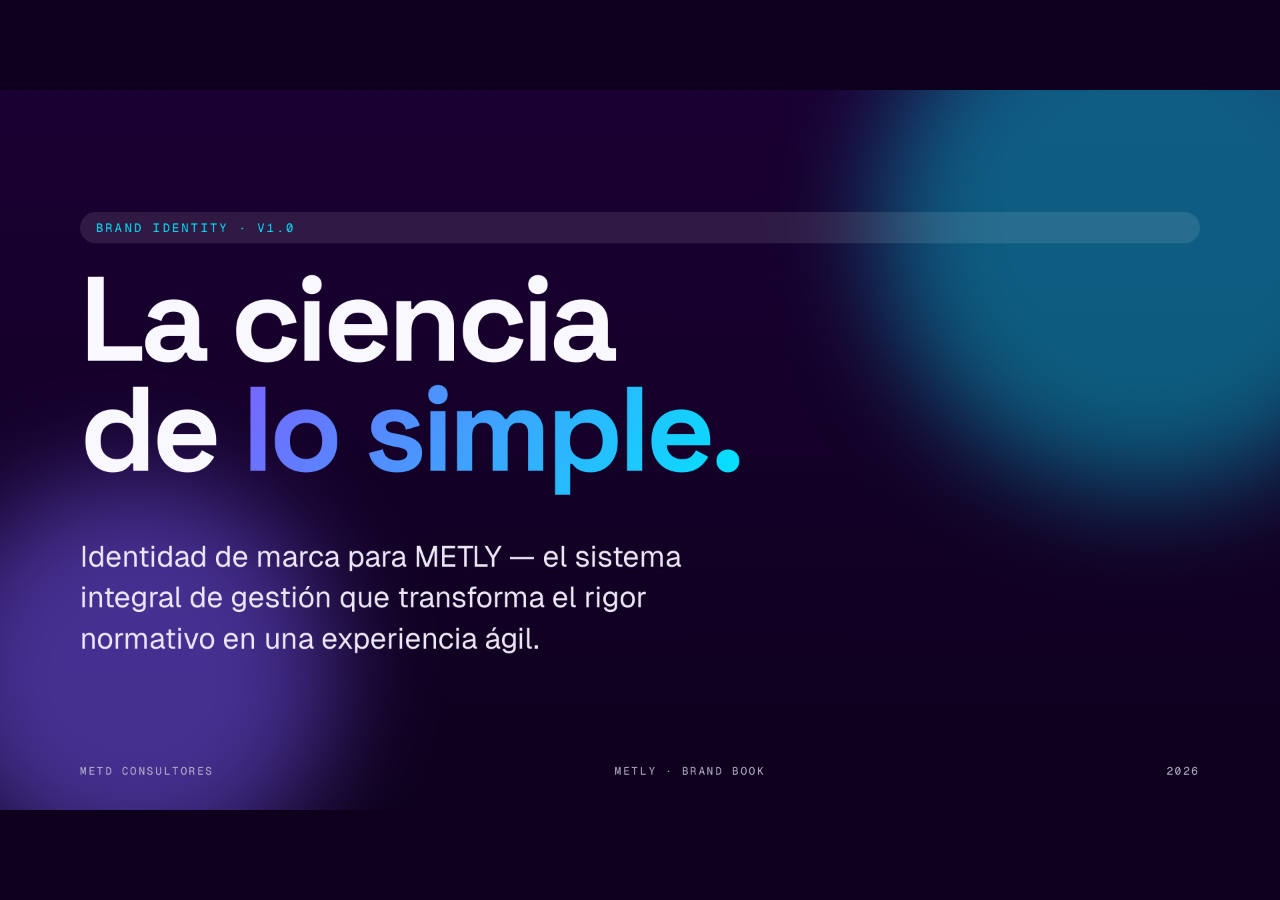
<file: METLY Brand Deck.html>
<!doctype html>
<html lang="es">
<head>
<meta charset="utf-8"/>
<title>METLY · Brand Deck</title>
<link href="https://fonts.googleapis.com/css2?family=Space+Grotesk:wght@400;500;600;700&family=Geist:wght@300;400;500;600;700&family=Geist+Mono:wght@400;500&display=swap" rel="stylesheet"/>
<link rel="stylesheet" href="brand/tokens.css"/>
<script src="deck-stage.js"></script>
<style>
body { background: #0E001D; margin: 0; }
deck-stage { background: #0E001D; }
section {
  width: 1920px; height: 1080px;
  background: var(--metly-paper);
  color: var(--metly-ink);
  font-family: var(--metly-font-text);
  position: relative; overflow: hidden;
  padding: 96px 120px;
  display: flex; flex-direction: column;
}
section.dark { background: var(--grad-midnight); color: var(--metly-paper); }
section.aurora { background: var(--grad-aurora); color: var(--metly-paper); }
.eyebrow { font-family: var(--metly-font-mono); font-size: 18px; text-transform: uppercase; letter-spacing: 0.22em; color: var(--metly-violet); margin-bottom: 24px; }
.dark .eyebrow, .aurora .eyebrow { color: var(--metly-cyan); }
h1 { font-family: var(--metly-font-display); font-size: 180px; font-weight: 700; letter-spacing: -0.04em; line-height: 0.92; margin: 0 0 32px; }
h2 { font-family: var(--metly-font-display); font-size: 96px; font-weight: 600; letter-spacing: -0.03em; line-height: 1.02; margin: 0 0 32px; }
h3 { font-family: var(--metly-font-display); font-size: 56px; font-weight: 600; letter-spacing: -0.02em; line-height: 1.05; margin: 0 0 24px; }
p, li { font-size: 32px; line-height: 1.45; }
.lede { font-size: 40px; line-height: 1.4; color: var(--metly-graphite); max-width: 32ch; }
.dark .lede, .aurora .lede { color: var(--metly-mist); }
.foot { position: absolute; bottom: 48px; left: 120px; right: 120px; display: flex; justify-content: space-between; font-family: var(--metly-font-mono); font-size: 16px; letter-spacing: 0.16em; text-transform: uppercase; color: var(--metly-stone); }
.aurora-blob { position: absolute; border-radius: 50%; filter: blur(80px); pointer-events: none; }
.grad-text { background: var(--grad-violet-cyan); -webkit-background-clip: text; background-clip: text; color: transparent; }
.row { display: flex; gap: 48px; }
.col { flex: 1; }
.swatch-deck { padding: 48px; border-radius: 18px; min-height: 360px; display: flex; flex-direction: column; justify-content: space-between; }
.swatch-deck .vals { font-family: var(--metly-font-mono); font-size: 18px; line-height: 1.7; }
.swatch-deck .name { font-family: var(--metly-font-display); font-size: 44px; font-weight: 600; letter-spacing: -0.01em; }
.mark-big { width: 240px; height: 240px; }
.tag { display: inline-block; font-family: var(--metly-font-mono); font-size: 18px; letter-spacing: 0.18em; text-transform: uppercase; padding: 12px 24px; border-radius: 999px; background: rgba(255,255,255,0.1); color: var(--metly-cyan); margin-bottom: 32px; }
</style>
</head>
<body>
<script type="application/json" id="speaker-notes">["","","","","","","","","",""]</script>

<deck-stage>

<!-- 01 Cover -->
<section class="dark" data-screen-label="01 Cover">
  <div class="aurora-blob" style="width:800px;height:800px;background:rgba(0,230,255,0.4);right:-200px;top:-200px;"></div>
  <div class="aurora-blob" style="width:600px;height:600px;background:rgba(123,97,255,0.5);left:-100px;bottom:-100px;"></div>
  <div style="position:relative;z-index:1;flex:1;display:flex;flex-direction:column;justify-content:center;">
    <span class="tag">Brand Identity · v1.0</span>
    <h1 style="color:var(--metly-paper);">La ciencia<br/>de <em style="font-style:normal;" class="grad-text">lo simple.</em></h1>
    <p class="lede" style="font-size:44px;">Identidad de marca para METLY — el sistema integral de gestión que transforma el rigor normativo en una experiencia ágil.</p>
  </div>
  <div class="foot"><span>METD Consultores</span><span>METLY · Brand Book</span><span>2026</span></div>
</section>

<!-- 02 Concepto -->
<section data-screen-label="02 Concepto">
  <div class="eyebrow">Concepto</div>
  <h2>MET <span style="color:var(--metly-cyan);">·</span> LY</h2>
  <p class="lede" style="margin-bottom: 64px;">El nombre captura la dualidad de la marca: el ancla del rigor técnico y el motor de la agilidad digital.</p>
  <div class="row" style="flex:1;">
    <div class="col" style="background:var(--metly-midnight);color:var(--metly-paper);padding:64px;border-radius:24px;display:flex;flex-direction:column;justify-content:space-between;">
      <div class="eyebrow" style="color:var(--metly-violet-soft);">El ancla</div>
      <div style="font-family:var(--metly-font-display);font-size:240px;font-weight:700;letter-spacing:-0.04em;line-height:1;">MET</div>
      <p style="font-size:28px;color:var(--metly-mist);">Medicina · Metodología · Métricas. Seguridad, respaldo médico, precisión heredada de METD Consultores.</p>
    </div>
    <div class="col" style="background:var(--grad-violet-cyan);color:white;padding:64px;border-radius:24px;display:flex;flex-direction:column;justify-content:space-between;">
      <div class="eyebrow" style="color:rgba(255,255,255,0.85);">El motor</div>
      <div style="font-family:var(--metly-font-display);font-size:240px;font-weight:700;letter-spacing:-0.04em;line-height:1;">LY</div>
      <p style="font-size:28px;color:rgba(255,255,255,0.92);">Lightly · Easily · Continuously. Modernidad, automatización, una herramienta que trabaja en tiempo real, 24/7.</p>
    </div>
  </div>
  <div class="foot"><span>02 / 10</span><span>METLY · Concepto</span></div>
</section>

<!-- 03 Mantra -->
<section class="aurora" data-screen-label="03 Mantra">
  <div class="aurora-blob" style="width:600px;height:600px;background:rgba(0,230,255,0.4);right:-100px;top:-100px;"></div>
  <div class="aurora-blob" style="width:500px;height:500px;background:rgba(123,97,255,0.5);left:-50px;bottom:-50px;"></div>
  <div style="position:relative;z-index:1;flex:1;display:flex;flex-direction:column;justify-content:center;">
    <div class="eyebrow">Mantra de marca</div>
    <h2 style="font-size:140px;line-height:0.98;max-width:18ch;">"La solidez de la métrica,<br/>la agilidad del mañana."</h2>
    <p style="font-family:var(--metly-font-mono);font-size:24px;letter-spacing:0.18em;text-transform:uppercase;margin-top:48px;opacity:0.8;">— METLY</p>
  </div>
  <div class="foot"><span style="color:rgba(255,255,255,0.5);">03 / 10</span></div>
</section>

<!-- 04 Logo -->
<section data-screen-label="04 Logo">
  <div class="eyebrow">Sistema de logo · Dirección recomendada</div>
  <h2>Nodo M.</h2>
  <p class="lede">Cuatro nodos conectados forman una M abierta. Red de datos, integración, blindaje estructural — el corazón de METLY pulsa al centro.</p>
  <div style="flex:1;display:flex;align-items:center;justify-content:center;">
    <object data="brand/logos/logo-a-nodo-m.svg" type="image/svg+xml" style="width:1100px;"></object>
  </div>
  <div class="foot"><span>04 / 10</span><span>Logo · Dir A</span></div>
</section>

<!-- 05 Logo Variants -->
<section class="dark" data-screen-label="05 Logo Variants">
  <div class="eyebrow">Variantes del sistema</div>
  <h2 style="color:var(--metly-paper);">Tres direcciones.</h2>
  <div class="row" style="flex:1;align-items:center;gap:32px;">
    <div class="col" style="background:rgba(255,255,255,0.04);border-radius:18px;padding:48px;height:520px;display:flex;flex-direction:column;justify-content:space-between;">
      <object data="brand/logos/logo-a-nodo-m.svg" type="image/svg+xml" style="width:100%;max-height:200px;"></object>
      <div>
        <div style="font-family:var(--metly-font-display);font-size:32px;font-weight:600;color:var(--metly-cyan);">A · Nodo M ★</div>
        <p style="font-size:20px;color:var(--metly-mist);margin-top:12px;">Red de datos. Recomendado.</p>
      </div>
    </div>
    <div class="col" style="background:rgba(255,255,255,0.04);border-radius:18px;padding:48px;height:520px;display:flex;flex-direction:column;justify-content:space-between;">
      <object data="brand/logos/logo-b-capsula.svg" type="image/svg+xml" style="width:100%;max-height:200px;"></object>
      <div>
        <div style="font-family:var(--metly-font-display);font-size:32px;font-weight:600;color:var(--metly-paper);">B · Cápsula</div>
        <p style="font-size:20px;color:var(--metly-mist);margin-top:12px;">Dualidad rigor + agilidad.</p>
      </div>
    </div>
    <div class="col" style="background:rgba(255,255,255,0.04);border-radius:18px;padding:48px;height:520px;display:flex;flex-direction:column;justify-content:space-between;">
      <object data="brand/logos/logo-c-monograma.svg" type="image/svg+xml" style="width:100%;max-height:200px;"></object>
      <div>
        <div style="font-family:var(--metly-font-display);font-size:32px;font-weight:600;color:var(--metly-paper);">C · Monograma</div>
        <p style="font-size:20px;color:var(--metly-mist);margin-top:12px;">Para favicon / app icon.</p>
      </div>
    </div>
  </div>
  <div class="foot"><span style="color:var(--metly-stone);">05 / 10</span></div>
</section>

<!-- 06 Color -->
<section data-screen-label="06 Color">
  <div class="eyebrow">Paleta de marca</div>
  <h2>Color.</h2>
  <p class="lede" style="margin-bottom:48px;">Tres colores que conviven con disciplina. 60% neutros, 30% violeta, 10% cyan.</p>
  <div class="row" style="flex:1;gap:32px;">
    <div class="col swatch-deck" style="background:#1A0033;color:white;">
      <div><div class="eyebrow" style="color:rgba(255,255,255,0.6);">Primario</div><div class="name">Midnight Purple</div></div>
      <div class="vals">HEX&nbsp;#1A0033<br/>RGB&nbsp;26·0·51<br/>PMS&nbsp;2755 C</div>
    </div>
    <div class="col swatch-deck" style="background:#7B61FF;color:white;">
      <div><div class="eyebrow" style="color:rgba(255,255,255,0.85);">Estratégico</div><div class="name">Electric Violet</div></div>
      <div class="vals">HEX&nbsp;#7B61FF<br/>RGB&nbsp;123·97·255<br/>PMS&nbsp;2725 C</div>
    </div>
    <div class="col swatch-deck" style="background:#00E6FF;color:#1A0033;">
      <div><div class="eyebrow">Tecnológico</div><div class="name">Neon Cyan</div></div>
      <div class="vals">HEX&nbsp;#00E6FF<br/>RGB&nbsp;0·230·255<br/>PMS&nbsp;311 C</div>
    </div>
  </div>
  <div class="foot"><span>06 / 10</span><span>Color</span></div>
</section>

<!-- 07 Tipografía -->
<section data-screen-label="07 Tipografía">
  <div class="eyebrow">Tipografía</div>
  <h2>Space Grotesk + Geist.</h2>
  <div style="flex:1;display:flex;flex-direction:column;justify-content:center;gap:48px;">
    <div>
      <div style="font-family:var(--metly-font-mono);font-size:18px;color:var(--metly-violet);text-transform:uppercase;letter-spacing:0.18em;margin-bottom:16px;">Space Grotesk · Display</div>
      <div style="font-family:'Space Grotesk';font-weight:600;font-size:160px;letter-spacing:-0.03em;line-height:0.95;">La ciencia de lo simple.</div>
    </div>
    <div>
      <div style="font-family:var(--metly-font-mono);font-size:18px;color:var(--metly-violet);text-transform:uppercase;letter-spacing:0.18em;margin-bottom:16px;">Geist · Texto</div>
      <div style="font-family:'Geist';font-size:48px;line-height:1.4;color:var(--metly-graphite);max-width:38ch;">Cumplimiento activo, no estático. METLY revisa la matriz por ti y te avisa antes de cualquier cambio.</div>
    </div>
    <div style="font-family:'Geist Mono';font-size:36px;color:var(--metly-ink);">RES-2024-0871 · 99.4% uptime</div>
  </div>
  <div class="foot"><span>07 / 10</span><span>Tipografía</span></div>
</section>

<!-- 08 Mascot -->
<section data-screen-label="08 Mascot">
  <div class="eyebrow">Compañero METLY</div>
  <h2>Un colega digital.</h2>
  <p class="lede" style="margin-bottom:48px;">No es una mascota infantil. Forma redondeada, núcleo de luz cyan, presencia confiable.</p>
  <div class="row" style="flex:1;align-items:center;gap:48px;">
    <div class="col" style="text-align:center;background:var(--grad-soft);padding:48px;border-radius:24px;height:520px;display:flex;flex-direction:column;justify-content:space-between;">
      <object data="brand/mascot/companero-saludo.svg" type="image/svg+xml" style="height:340px;"></object>
      <div style="font-family:var(--metly-font-display);font-size:32px;font-weight:600;">Saludo</div>
    </div>
    <div class="col" style="text-align:center;background:var(--grad-soft);padding:48px;border-radius:24px;height:520px;display:flex;flex-direction:column;justify-content:space-between;">
      <object data="brand/mascot/companero-analizando.svg" type="image/svg+xml" style="height:340px;"></object>
      <div style="font-family:var(--metly-font-display);font-size:32px;font-weight:600;">Analizando</div>
    </div>
    <div class="col" style="text-align:center;background:var(--grad-soft);padding:48px;border-radius:24px;height:520px;display:flex;flex-direction:column;justify-content:space-between;">
      <object data="brand/mascot/companero-senalando.svg" type="image/svg+xml" style="height:340px;"></object>
      <div style="font-family:var(--metly-font-display);font-size:32px;font-weight:600;">Insight</div>
    </div>
  </div>
  <div class="foot"><span>08 / 10</span><span>Mascot</span></div>
</section>

<!-- 09 Voz -->
<section data-screen-label="09 Voz">
  <div class="eyebrow">Voz &amp; tono</div>
  <h2>Tú, no usted.</h2>
  <div class="row" style="flex:1;gap:32px;margin-top:32px;">
    <div class="col" style="background:rgba(46,230,168,0.08);border:2px solid rgba(46,230,168,0.4);border-radius:18px;padding:48px;">
      <div style="font-family:var(--metly-font-mono);font-size:20px;color:#1f9d6f;text-transform:uppercase;letter-spacing:0.16em;margin-bottom:24px;">✓ Sí decimos</div>
      <ul style="padding-left:24px;margin:0;line-height:1.6;font-size:28px;color:var(--metly-ink);">
        <li style="margin-bottom:20px;">"Tu matriz legal está al día."</li>
        <li style="margin-bottom:20px;">"En tres clics, capturas el incidente."</li>
        <li style="margin-bottom:20px;">"METLY revisa por ti."</li>
        <li>"Hoy 4 de 12 actividades listas. Vas bien."</li>
      </ul>
    </div>
    <div class="col" style="background:rgba(255,92,122,0.06);border:2px solid rgba(255,92,122,0.4);border-radius:18px;padding:48px;">
      <div style="font-family:var(--metly-font-mono);font-size:20px;color:#c63a59;text-transform:uppercase;letter-spacing:0.16em;margin-bottom:24px;">✗ No decimos</div>
      <ul style="padding-left:24px;margin:0;line-height:1.6;font-size:28px;color:var(--metly-graphite);">
        <li style="margin-bottom:20px;">"De conformidad con la Resolución…"</li>
        <li style="margin-bottom:20px;">"Sistema de gestión documental para…"</li>
        <li style="margin-bottom:20px;">"Si no lo hace, podría ser sancionado."</li>
        <li>"Sírvase diligenciar el formulario."</li>
      </ul>
    </div>
  </div>
  <div class="foot"><span>09 / 10</span><span>Voz</span></div>
</section>

<!-- 10 Cierre -->
<section class="dark" data-screen-label="10 Cierre">
  <div class="aurora-blob" style="width:700px;height:700px;background:rgba(0,230,255,0.3);right:-150px;bottom:-150px;"></div>
  <div class="aurora-blob" style="width:500px;height:500px;background:rgba(123,97,255,0.4);left:-100px;top:-100px;"></div>
  <div style="position:relative;z-index:1;flex:1;display:flex;flex-direction:column;justify-content:center;">
    <div class="eyebrow" style="color:var(--metly-cyan);">Una última cosa</div>
    <h2 style="color:var(--metly-paper);font-size:96px;max-width:24ch;">La marca es una promesa.<br/><span class="grad-text">La gente al final de la línea</span><br/>es quien la cobra.</h2>
    <p class="lede" style="margin-top:48px;color:var(--metly-mist);">Cada decisión debe responder: ¿esto le hace la vida más simple a alguien que cuida la salud de otros? Si la respuesta es sí, vamos.</p>
  </div>
  <div class="foot"><span style="color:var(--metly-stone);">10 / 10</span><span style="color:var(--metly-stone);">METLY · La ciencia de lo simple</span></div>
</section>

</deck-stage>
</body>
</html>
</file>
<file: brand/tokens.css>
/* ═══════════════════════════════════════════════════════════
   METLY · Brand tokens
   La ciencia de lo simple.
   ═══════════════════════════════════════════════════════════ */

:root {
  /* ─── Color · Brand core ─────────────────────────────── */
  --metly-midnight:       #1A0033;   /* fondo principal, autoridad */
  --metly-midnight-deep:  #0E001D;   /* base aún más profunda */
  --metly-midnight-soft:  #2A1050;   /* superficies elevadas */
  --metly-violet:         #7B61FF;   /* electric violet · estratégico */
  --metly-violet-soft:    #A594FF;
  --metly-violet-deep:    #5840E6;
  --metly-cyan:           #00E6FF;   /* neon cyan · tecnología */
  --metly-cyan-soft:      #6FF1FF;
  --metly-cyan-deep:      #00B8CC;

  /* ─── Color · Neutrals ───────────────────────────────── */
  --metly-white:          #FFFFFF;
  --metly-paper:          #FAF8FF;   /* blanco con leve toque violeta */
  --metly-mist:           #ECE7F7;
  --metly-stone:          #BFB8D1;
  --metly-graphite:       #404040;
  --metly-ink:            #14081F;
  --metly-black:          #000000;

  /* ─── Color · Semánticos ─────────────────────────────── */
  --metly-success:        #2EE6A8;   /* verde menta, juega bien con cyan */
  --metly-warning:        #FFB547;
  --metly-danger:         #FF5C7A;
  --metly-info:           var(--metly-cyan);

  /* ─── Type ───────────────────────────────────────────── */
  --metly-font-display: "Space Grotesk", "Geist", system-ui, sans-serif;
  --metly-font-text:    "Geist", "Inter", system-ui, sans-serif;
  --metly-font-mono:    "Geist Mono", "JetBrains Mono", ui-monospace, monospace;

  /* ─── Type scale (modular, 1.25) ─────────────────────── */
  --fs-12: 12px;
  --fs-14: 14px;
  --fs-16: 16px;
  --fs-18: 18px;
  --fs-22: 22px;
  --fs-28: 28px;
  --fs-36: 36px;
  --fs-48: 48px;
  --fs-64: 64px;
  --fs-88: 88px;
  --fs-120: 120px;

  /* ─── Spacing (4-pt) ─────────────────────────────────── */
  --sp-1: 4px;
  --sp-2: 8px;
  --sp-3: 12px;
  --sp-4: 16px;
  --sp-5: 24px;
  --sp-6: 32px;
  --sp-7: 48px;
  --sp-8: 64px;
  --sp-9: 96px;
  --sp-10: 128px;

  /* ─── Radius ─────────────────────────────────────────── */
  --r-xs: 4px;
  --r-sm: 8px;
  --r-md: 12px;
  --r-lg: 18px;
  --r-xl: 28px;
  --r-pill: 999px;

  /* ─── Elevation ──────────────────────────────────────── */
  --shadow-sm: 0 1px 2px rgba(20, 8, 31, 0.06), 0 1px 3px rgba(20, 8, 31, 0.04);
  --shadow-md: 0 4px 12px rgba(20, 8, 31, 0.08), 0 2px 4px rgba(20, 8, 31, 0.04);
  --shadow-lg: 0 16px 40px rgba(26, 0, 51, 0.18), 0 4px 12px rgba(26, 0, 51, 0.08);
  --glow-cyan: 0 0 24px rgba(0, 230, 255, 0.45), 0 0 64px rgba(0, 230, 255, 0.18);
  --glow-violet: 0 0 24px rgba(123, 97, 255, 0.45), 0 0 64px rgba(123, 97, 255, 0.18);

  /* ─── Gradients · the brand signature ────────────────── */
  --grad-aurora: linear-gradient(135deg, #1A0033 0%, #5840E6 45%, #00E6FF 100%);
  --grad-violet-cyan: linear-gradient(120deg, #7B61FF 0%, #00E6FF 100%);
  --grad-midnight: linear-gradient(180deg, #1A0033 0%, #0E001D 100%);
  --grad-soft: linear-gradient(135deg, #FAF8FF 0%, #ECE7F7 100%);
}

/* ─── Reset minimal ───────────────────────────────────── */
*, *::before, *::after { box-sizing: border-box; }
html, body {
  margin: 0;
  padding: 0;
  font-family: var(--metly-font-text);
  color: var(--metly-ink);
  background: var(--metly-paper);
  -webkit-font-smoothing: antialiased;
  -moz-osx-font-smoothing: grayscale;
  text-rendering: optimizeLegibility;
}
img, svg { display: block; max-width: 100%; }
a { color: inherit; }

/* ─── Type utilities ──────────────────────────────────── */
.t-display { font-family: var(--metly-font-display); font-weight: 600; letter-spacing: -0.02em; line-height: 1.04; }
.t-text { font-family: var(--metly-font-text); font-weight: 400; line-height: 1.55; }
.t-mono { font-family: var(--metly-font-mono); font-weight: 400; letter-spacing: 0; }
.t-eyebrow { font-family: var(--metly-font-mono); font-size: var(--fs-12); text-transform: uppercase; letter-spacing: 0.16em; color: var(--metly-violet); }
</file>
